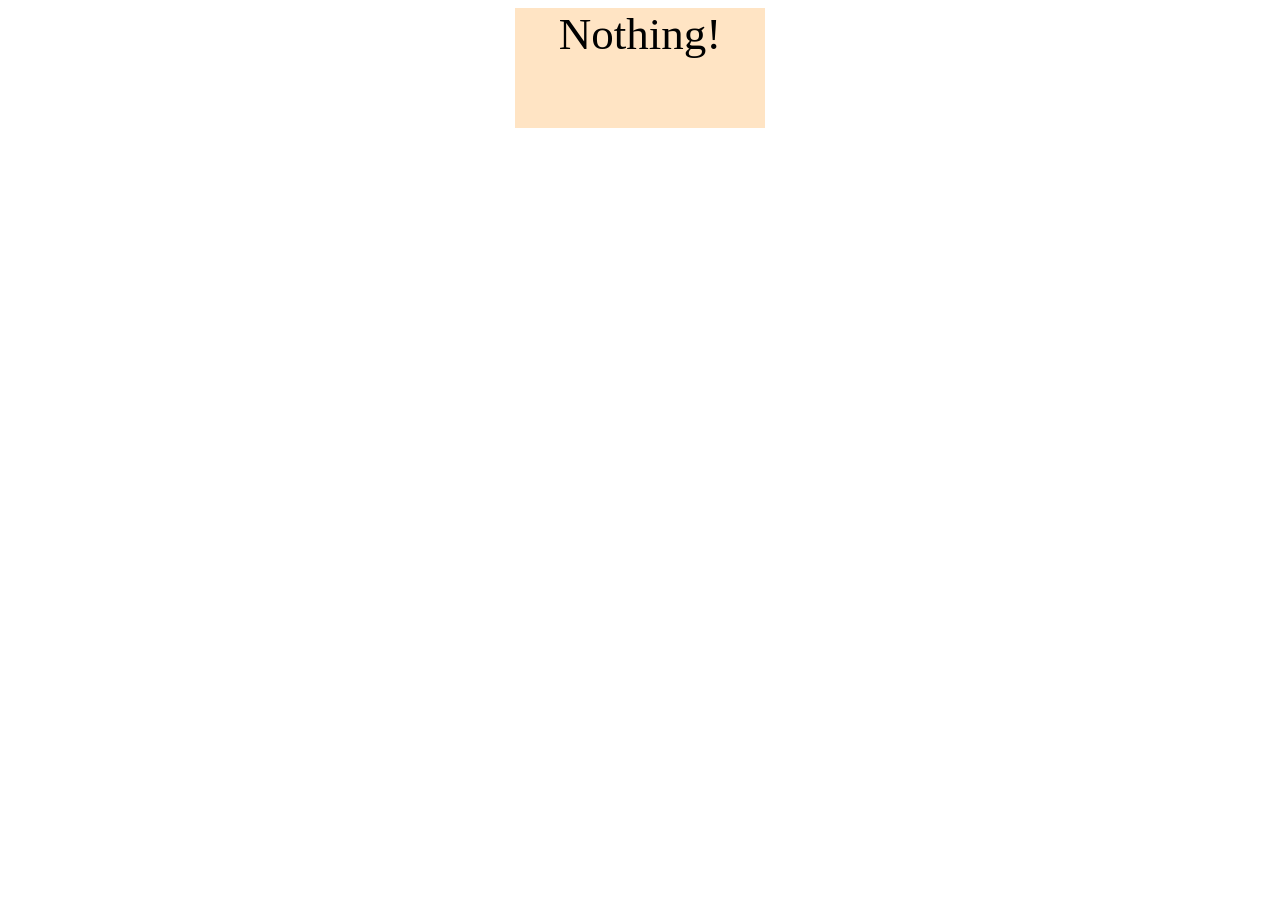
<file: index.html>
<!DOCTYPE html>
<html lang="en">
<head>
    <meta charset="UTF-8">
    <meta name="viewport" content="width=device-width, initial-scale=1.0">
    <link rel="stylesheet" href="style.css">
    <title>Document</title>
</head>
<body>
    <div class="box">
        <a class="text">Nothing!</a>
    </div>
</body>
</html>
</file>
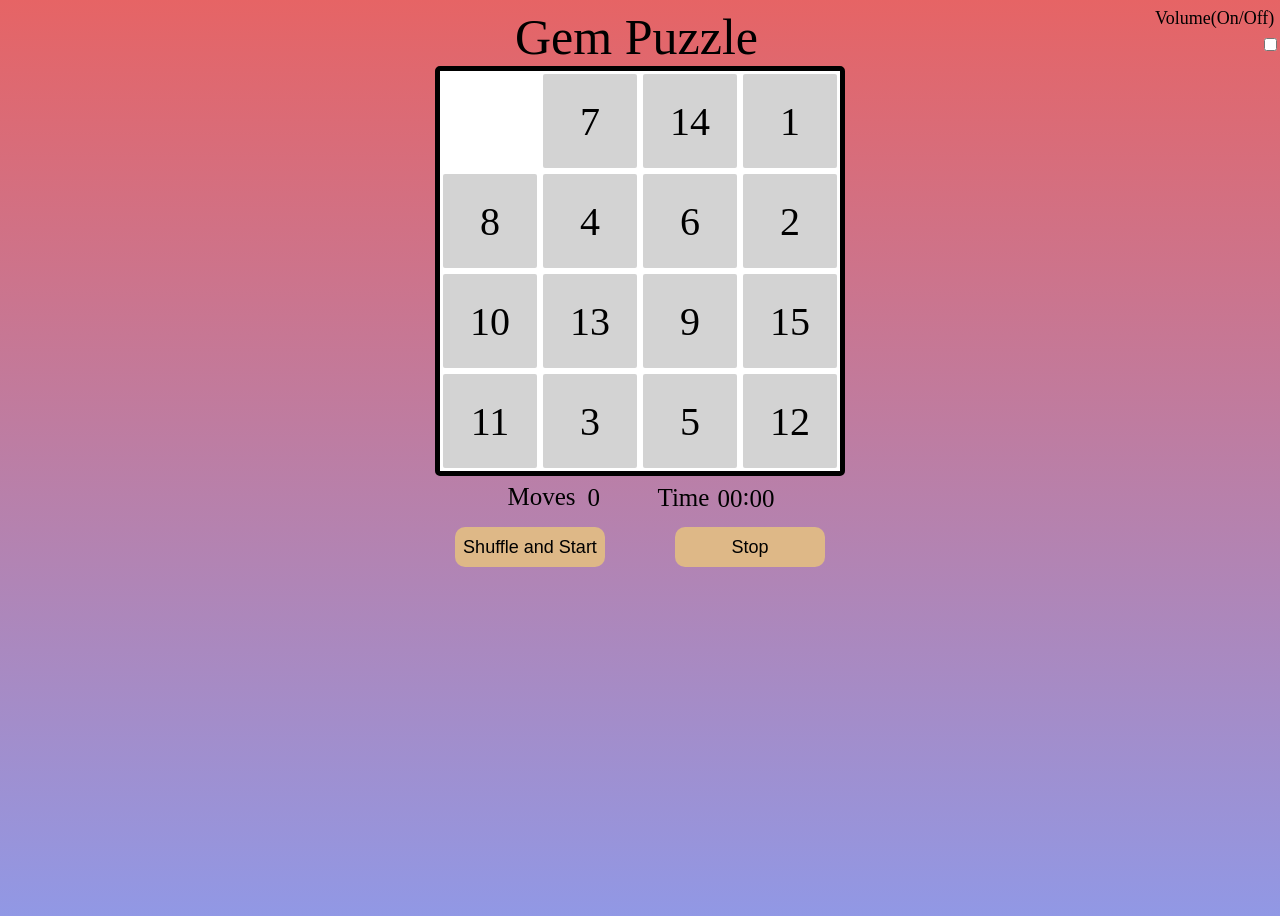
<file: codejam/index.html>
<!DOCTYPE html>
<html lang="en">
<head>
    <meta charset="UTF-8">
    <meta http-equiv="X-UA-Compatible" content="IE=edge">
    <meta name="viewport" content="width=device-width, initial-scale=1.0">
    <link rel="stylesheet" href="style.css">
    <title>Document</title>
</head>
<body>
    <script src="script.js"></script>
</body>
</html>
</file>
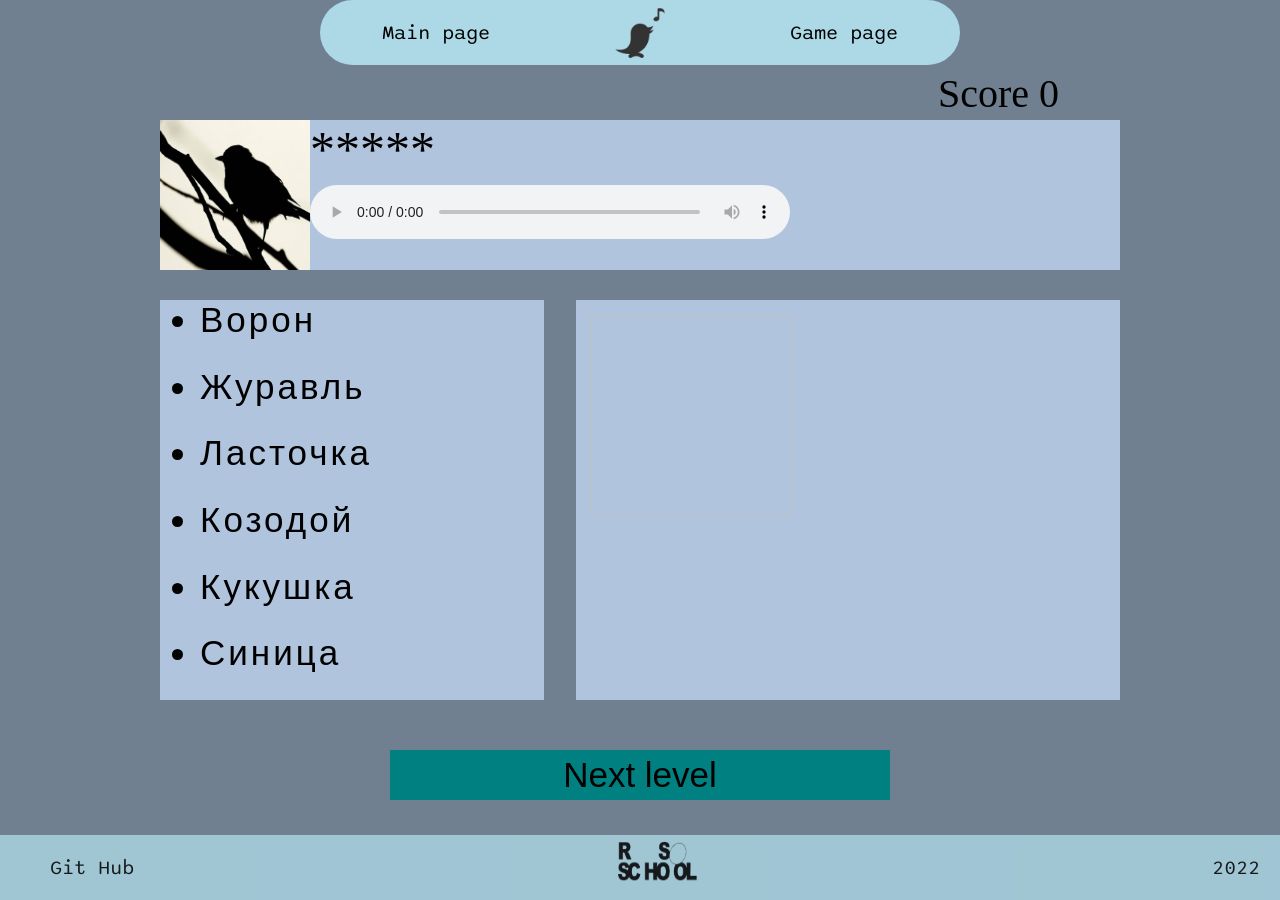
<file: Song-bird/Game-page/index.html>
<!DOCTYPE html>
<html lang="en">
<head>
    <meta charset="UTF-8">
    <meta http-equiv="X-UA-Compatible" content="IE=edge">
    <meta name="viewport" content="width=device-width, initial-scale=1.0">
    <link rel="preconnect" href="https://fonts.googleapis.com">
    <link rel="preconnect" href="https://fonts.gstatic.com" crossorigin>
    <link href="https://fonts.googleapis.com/css2?family=Roboto+Condensed&family=Sono:wght@700&display=swap" rel="stylesheet">
    <link href="style.css" rel="stylesheet">
    <title>Song-bird</title>
</head>
<body>
    <header class="header">
        <a class="Main_ref" href="../Main-page/index.html">Main page</a>
        <a class="Main_ref" href="../Main-page/index.html">
            <div class="Main_logo"></div>
        </a>
        <a class="Game_ref" href="../Game-page/index.html">Game page</a>
    </header>
    <main class="result">
        <p class="score_end"></p>
    </main>
    <main class="main-page">
        <div class="score">Score 0</div>
        <div class="quest_wrapper">
            <img class="quest_img">
            <p class="quest_name"></p>
            <audio class="quest_audio" controls=""></audio>
        </div>
        <div class="answer_wrapper">
            <ul class="answer_list"></ul>
        </div>
        <div class="info_wrapper">
            <img class="info_img" >
            <p class="info_name"></p>
            <p class="info_desc"></p>
            <audio class="info_audio" controls=""></audio>
        </div>
        <button class="submit_button">Next level</button>
    </main>
    <footer class="footer">
        <a class="Fotter_git" href="https://github.com/Zahuhrya">Git Hub</a>
        <a class="Fotter_rs" href="https://rs.school/js/">
            <img src="../assets/Rs_logo.png" class="rs_logo">
        </a>
        <p class="year">2022</p>
    </footer>

    <script src="../assets/birds.js"></script>
    <script src="script.js"></script>
</body>
</html>
</file>
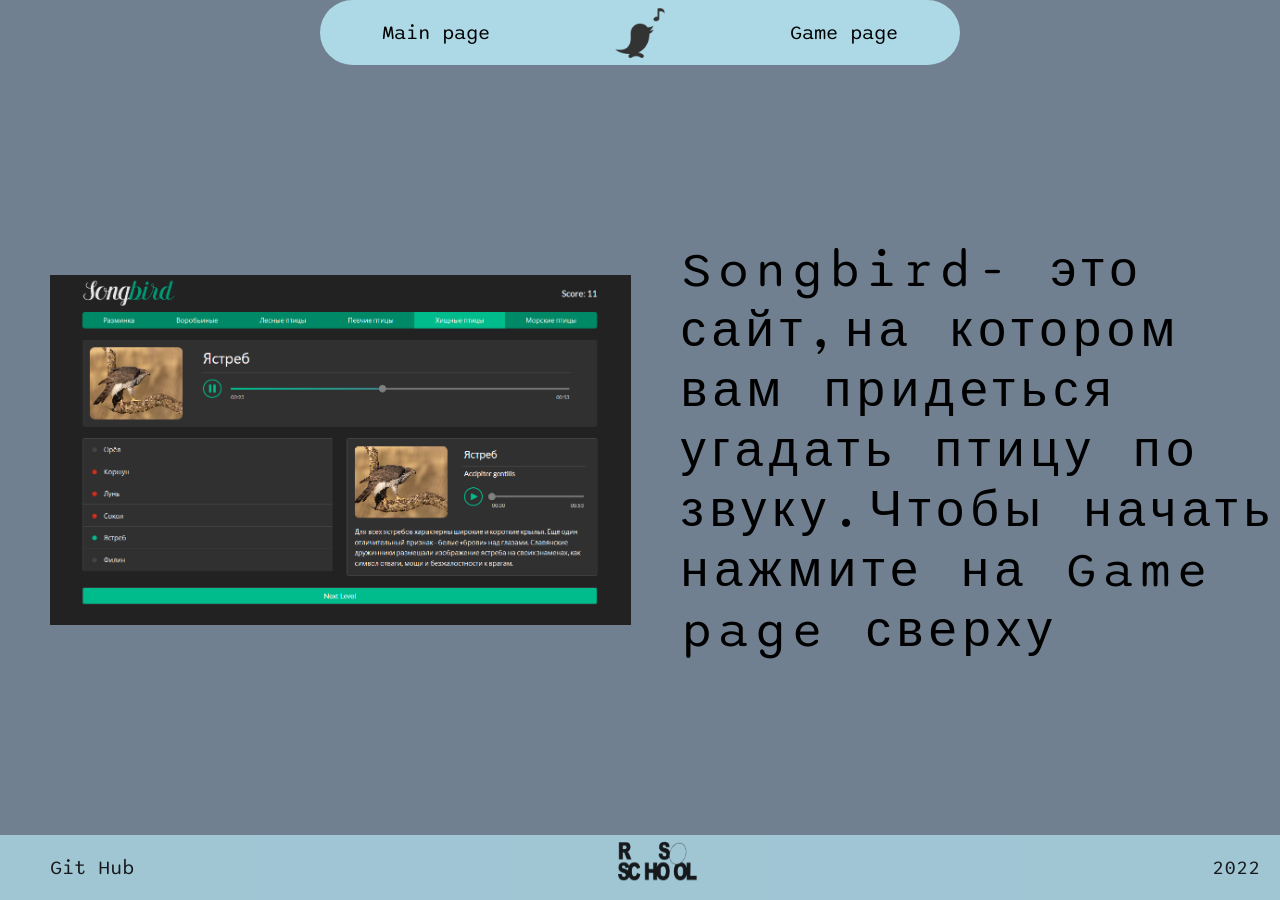
<file: Song-bird/Main-page/index.html>
<!DOCTYPE html>
<html lang="en">
<head>
    <meta charset="UTF-8">
    <meta http-equiv="X-UA-Compatible" content="IE=edge">
    <meta name="viewport" content="width=device-width, initial-scale=1.0">
    <link rel="preconnect" href="https://fonts.googleapis.com">
    <link rel="preconnect" href="https://fonts.gstatic.com" crossorigin>
    <link href="https://fonts.googleapis.com/css2?family=Roboto+Condensed&family=Sono:wght@700&display=swap" rel="stylesheet">
    <link href="style.css" rel="stylesheet">
    <script src="script.js"></script>
    <title>Song-bird</title>
</head>
<body>
    <header class="header">
        <a class="Main_ref" href="../Main-page/index.html">Main page</a>
        <a class="Main_ref" href="../Main-page/index.html">
            <div class="Main_logo"></div>
        </a>
        <a class="Game_ref" href="../Game-page/index.html">Game page</a>
    </header>
    <main class="main-page">
        <img class="main_img" src="../assets/screenshot_birds-quiz.png">
        <p class="main_desc">Songbird- это сайт,на котором вам придеться угадать птицу по звуку.Чтобы начать нажмите на Game page сверху</p>
    </main>
    <footer class="footer">
        <a class="Fotter_git" href="https://github.com/Zahuhrya">Git Hub</a>
        <a class="Fotter_rs" href="https://rs.school/js/">
            <img src="../assets/Rs_logo.png" class="rs_logo">
        </a>
        <p class="year">2022</p>
    </footer>
</body>
</html>
</file>
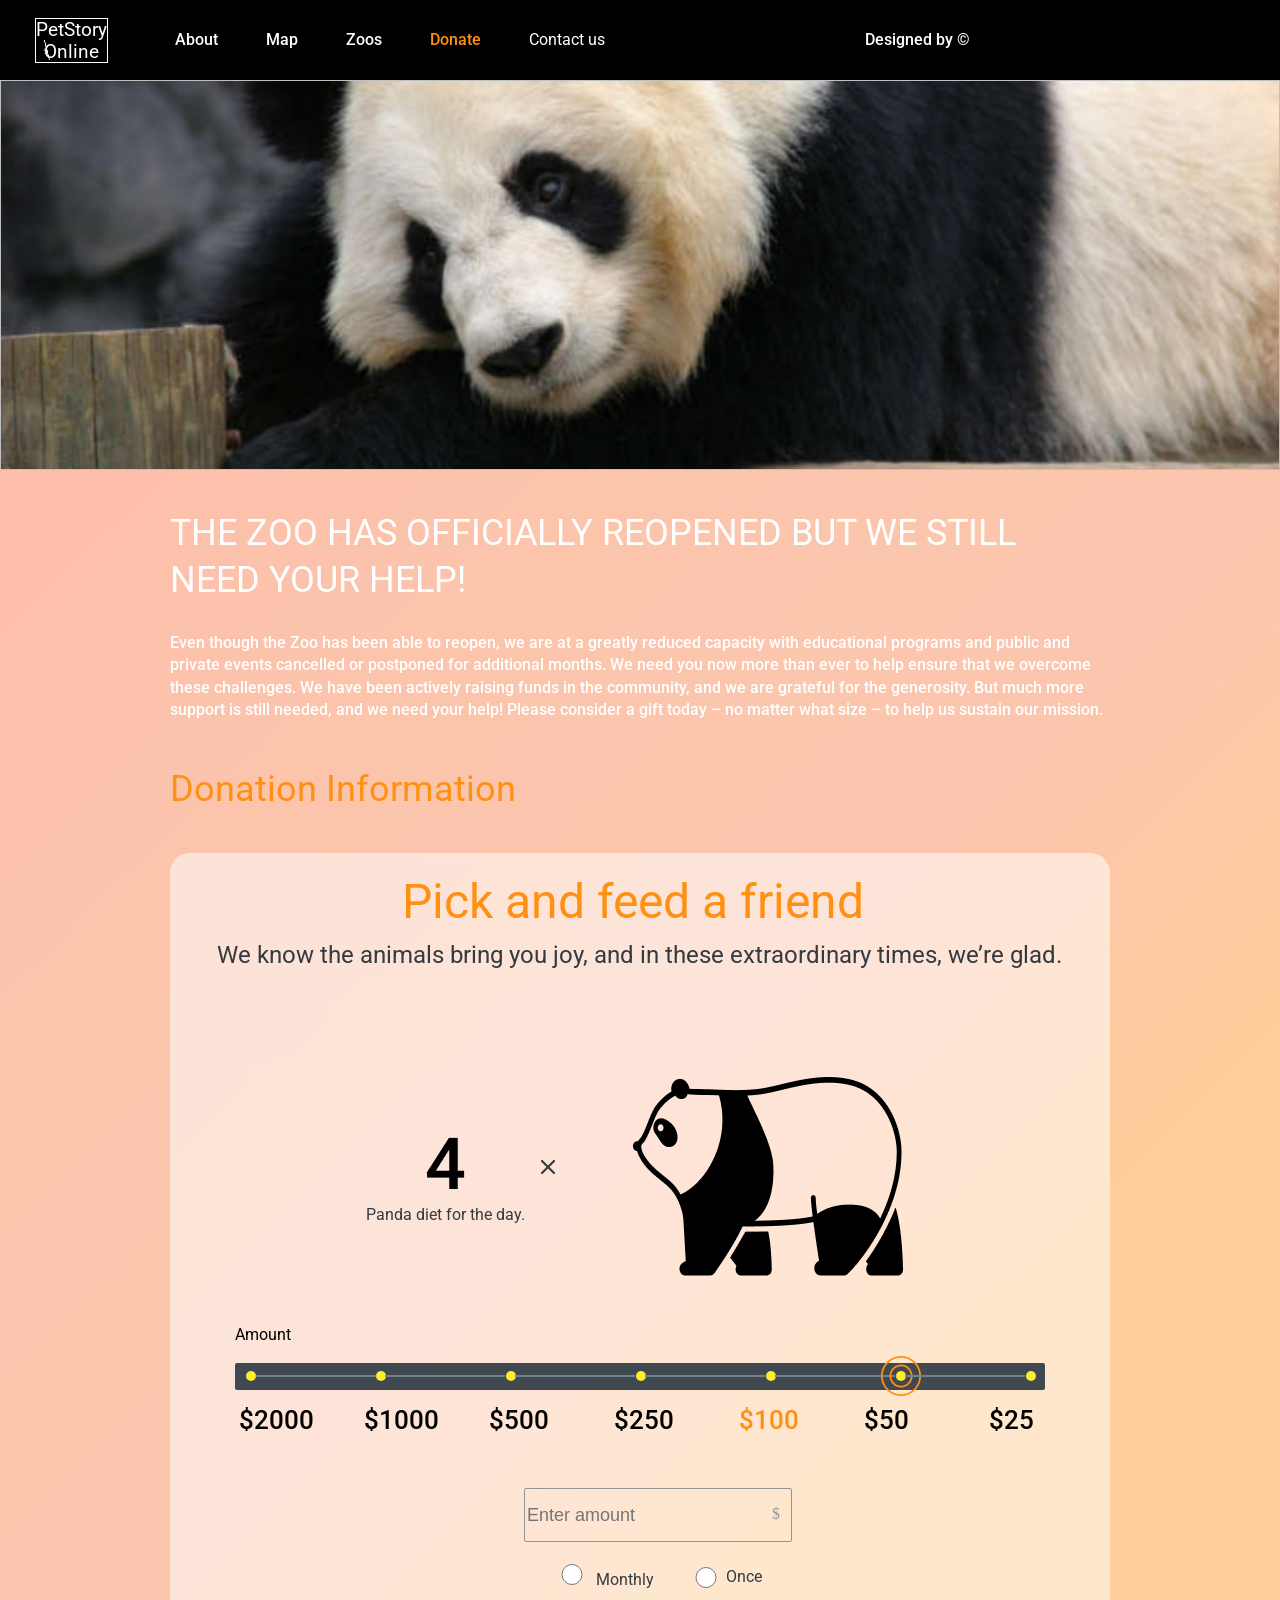
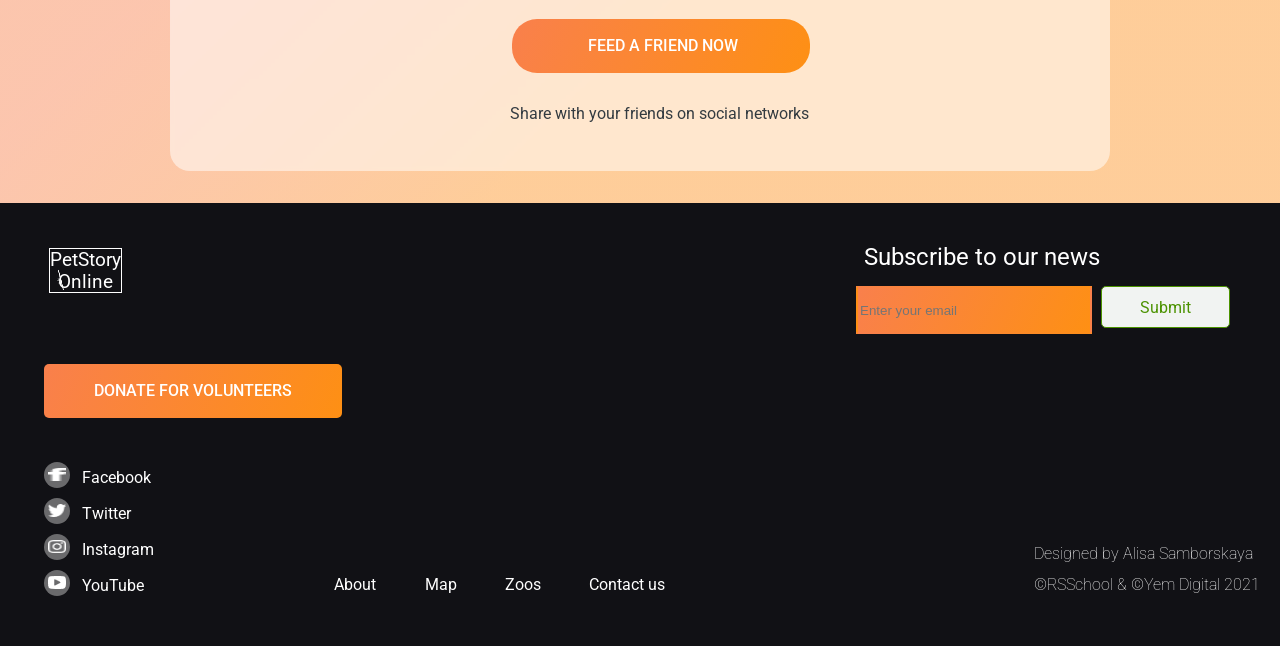
<file: online-zoo/pages/donate/index.html>
<!DOCTYPE html>
<html lang="en">
<head>
    <meta charset="UTF-8">
    <meta http-equiv="X-UA-Compatible" content="IE=edge">
    <meta name="viewport" content="width=device-width, initial-scale=1.0">
    <link rel="stylesheet" href="style.css" >
    <link rel="preconnect" href="https://fonts.googleapis.com">
    <link rel="preconnect" href="https://fonts.gstatic.com" crossorigin>
    <link href="https://fonts.googleapis.com/css2?family=Roboto:wght@100;400;500;700;900&display=swap" rel="stylesheet">
    <title>Donate</title>
</head>
<body>
    <img class="panda_bg">
    <div class="burger_wrapper">
        <div class="burger_header">
            <a href="file:///C:/Users/aolke/Desktop/rsschool-cv/online-zoo/pages/main/index.html" class="logo_burger">
                <h1 class="logo_text burger">PetStory Online</h1>
                <img src="../../assets/images/bamboo2.png" class="logo_img burger">
            </a>
            <a  class="burger_zoos margin_zero">Zoos</a>
            <a  class="burger_about margin_zero" href="https://zahuhrya.github.io/rsschool-cv/online-zoo/pages/main/">About</a>
            <a  class="burger_map margin_zero">Map</a>
            <a href="https://zahuhrya.github.io/rsschool-cv/online-zoo/pages/donate/index.html" class="burger_donate margin_zero">Donate</a>
            <a class="burger_contact margin_zero">Contact us</a>
            <a href="https://www.figma.com/file/jfEFwkXVj1WRq7sUHDr8os/PetStory-online" class="burger_design margin_zero">Designed by ©</a>
            <div class="burger_button_close"></div>
        </div>
        <div class="burger_close_zone"></div>
    </div>
    <header>
        <a href="file:///C:/Users/aolke/Desktop/rsschool-cv/online-zoo/pages/main/index.html" class="logo_header">
            <h1 class="logo_text">PetStory Online</h1>
            <img src="../../assets/images/bamboo2.png" class="logo_img">
        </a>
        <a  class="header_zoos margin_zero">Zoos</a>
        <a  class="header_about margin_zero" href="https://zahuhrya.github.io/rsschool-cv/online-zoo/pages/main/">About</a>
        <a  class="header_map margin_zero">Map</a>
        <a href="file:///C:/Users/aolke/Desktop/rsschool-cv/online-zoo/pages/donate/index.html" class="header_donate margin_zero">Donate</a>
        <a class="header_contact margin_zero">Contact us</a>
        <a href="https://www.figma.com/file/jfEFwkXVj1WRq7sUHDr8os/PetStory-online" class="header_design margin_zero">Designed by ©</a>
        <Div class="burger_button"></Div>
    </header>
    <div class="Donate_block">
        <h2 class="Donate_title">THE ZOO HAS OFFICIALLY REOPENED BUT WE STILL NEED YOUR HELP!</h2>
        <p class="Donate_info">Even though the Zoo has been able to reopen, we are at a greatly reduced capacity with educational programs and public and private events cancelled or postponed for additional months. We need you now more than ever to help ensure that we overcome these challenges. We have been actively raising funds in the community, and we are grateful for the generosity.  But much more support is still needed, and we need your help! Please consider a gift today – no matter what size – to help us sustain our mission.</p>
        <h3 class="Donate_title_two">Donation Information</h3>
        <div class="Donate_box">
            <div class="PaF_box">
                <h2 class="PaF_title">Pick and feed a friend</h2>
                <p class="PaF_info">We know the animals bring you joy, and in these extraordinary times, we’re glad.</p>
                <img class="PaF_img" src="../../assets/images/panda-widget.png">
                <img class="PaF_cross" src="../../assets/images/x_icon.png">
                <img class="PaF_day" src="../../assets/images/amount_of_days_donate.png">
                <p class="PaF_day_info">Panda diet for the day.</p>
                <p class="PaF_scrollbar_amount">Amount</p>
                <div class="Scrollbar_box">
                    <span class="circle" id="0">
                        <span class="circle_cursor">
                            <span class="circle_stroke"></span>
                        </span>
                    </span>
                    <span class="circle" id="1">
                        <span class="circle_cursor">
                            <span class="circle_stroke"></span>
                        </span>
                    </span>
                    <span class="circle" id="2">
                        <span class="circle_cursor">
                            <span class="circle_stroke"></span>
                        </span>
                    </span>
                    <span class="circle" id="3">
                        <span class="circle_cursor">
                            <span class="circle_stroke"></span>
                        </span>
                    </span>
                    <span class="circle" id="4">
                        <span class="circle_cursor">
                            <span class="circle_stroke"></span>
                        </span>
                    </span>
                    <span class="circle" id="5">
                        <span class="circle_cursor">
                            <span class="circle_stroke active_stroke"></span>
                        </span>
                    </span>
                    <span class="circle" id="6">
                        <span class="circle_cursor">
                            <span class="circle_stroke"></span>
                        </span>
                    </span>
                    <span class="circle" id="7">
                        <span class="circle_cursor">
                            <span class="circle_stroke"></span>
                        </span>
                    </span>
                </div>
                <div class="Price_box">
                    <span class="price" id="0">$5000</span>
                    <span class="price" id="1">$2000</span>
                    <span class="price" id="2">$1000</span>
                    <span class="price" id="3">$500</span>
                    <span class="price" id="4">$250</span>
                    <span class="price  active" id="5">$100</span>
                    <span class="price" id="6">$50</span>
                    <span class="price" id="7">$25</span>
                </div>
                <input type="text" placeholder="Enter amount" type="number" maxlength="4" class="PaF_input">
                <p class="PaF_input_symbol">$</p>
                <div class="PaF_radio_box-1">
                    <label for="radio_1">
                        <input id="radio_1" class="PaF_radio" type="radio">
                        Monthly
                    </label>
                </div>
                <div class="PaF_radio_box-2">
                    <input id="radio_2" class="PaF_radio" type="radio">
                    <label for="radio_2">Once</label>
                </div>
                <button class="PaF_button">
                    <p class="Feed_friend">Feed a friend now</p>
                </button>
                <p class="PaF_share">Share with your friends on social networks </p>
            </div>
        </div>
    </div>
    <footer>
        <div class="footer_bg"></div>
        <a href="file:///C:/Users/aolke/Desktop/rsschool-cv/online-zoo/pages/main/index.html" class="logo_footer">
            <h1 class="logo_text">PetStory Online</h1>
            <img src="../../assets/images/bamboo2.png" class="logo_img">
        </a>
        <a  class="margin_zero footer_about">About</a>
        <a  class="margin_zero footer_map">Map</a>
        <a  class="margin_zero footer_zoos">Zoos</a>
        <a class="margin_zero footer_contact">Contact us</a>
        <a href="file:///C:/Users/aolke/Desktop/rsschool-cv/online-zoo/pages/donate/index.html" class="button_footer">
            <p class="footer_button_text margin_zero">donate for volunteers</p>
        </a>
        <p class="subscribe margin_zero">Subscribe to our news</p>
        <input type="email" placeholder="Enter your email" class="input_footer">
        <button class="footer_button">
            <p class="button_footer_text_two margin_zero">Submit</p>
        </button>
        <p class="rsschool margin_zero">Designed by Alisa Samborskaya</p>
        <p class="rsschool2 margin_zero">©RSSchool & ©Yem Digital 2021</p>
        <a href="https://ru-ru.facebook.com" class="facebook">
            <div class="footer_elipse">
                <img src="../../assets/images/facebook.png" alt="" class="footer_img">
                <p class="footer_text margin_zero">Facebook</p>
            </div>
            
        </a>
        <a href="https://twitter.com/?lang=ru" class="twiter">
            <div class="footer_elipse">
                <img src="../../assets/images/twitter.png" alt="" class="footer_img">
                <p class="footer_text margin_zero">Twitter</p>
            </div>
        </a>
        <a href="https://www.instagram.com/?hl=ru" class="instagram">
            <div class="footer_elipse">
                <img src="../../assets/images/instagram.png" alt="" class="footer_img">
                <p class="footer_text margin_zero">Instagram</p>
            </div>
        </a>
        <a href="https://www.youtube.com" class="youtube">
            <div class="footer_elipse">
                <img src="../../assets/images/youtube.png" alt=""  class="footer_img">
                <p class="footer_text margin_zero">YouTube</p>
            </div>
        </a>
    </footer>
    <script src="script.js"></script>
</body>
</html>
</file>
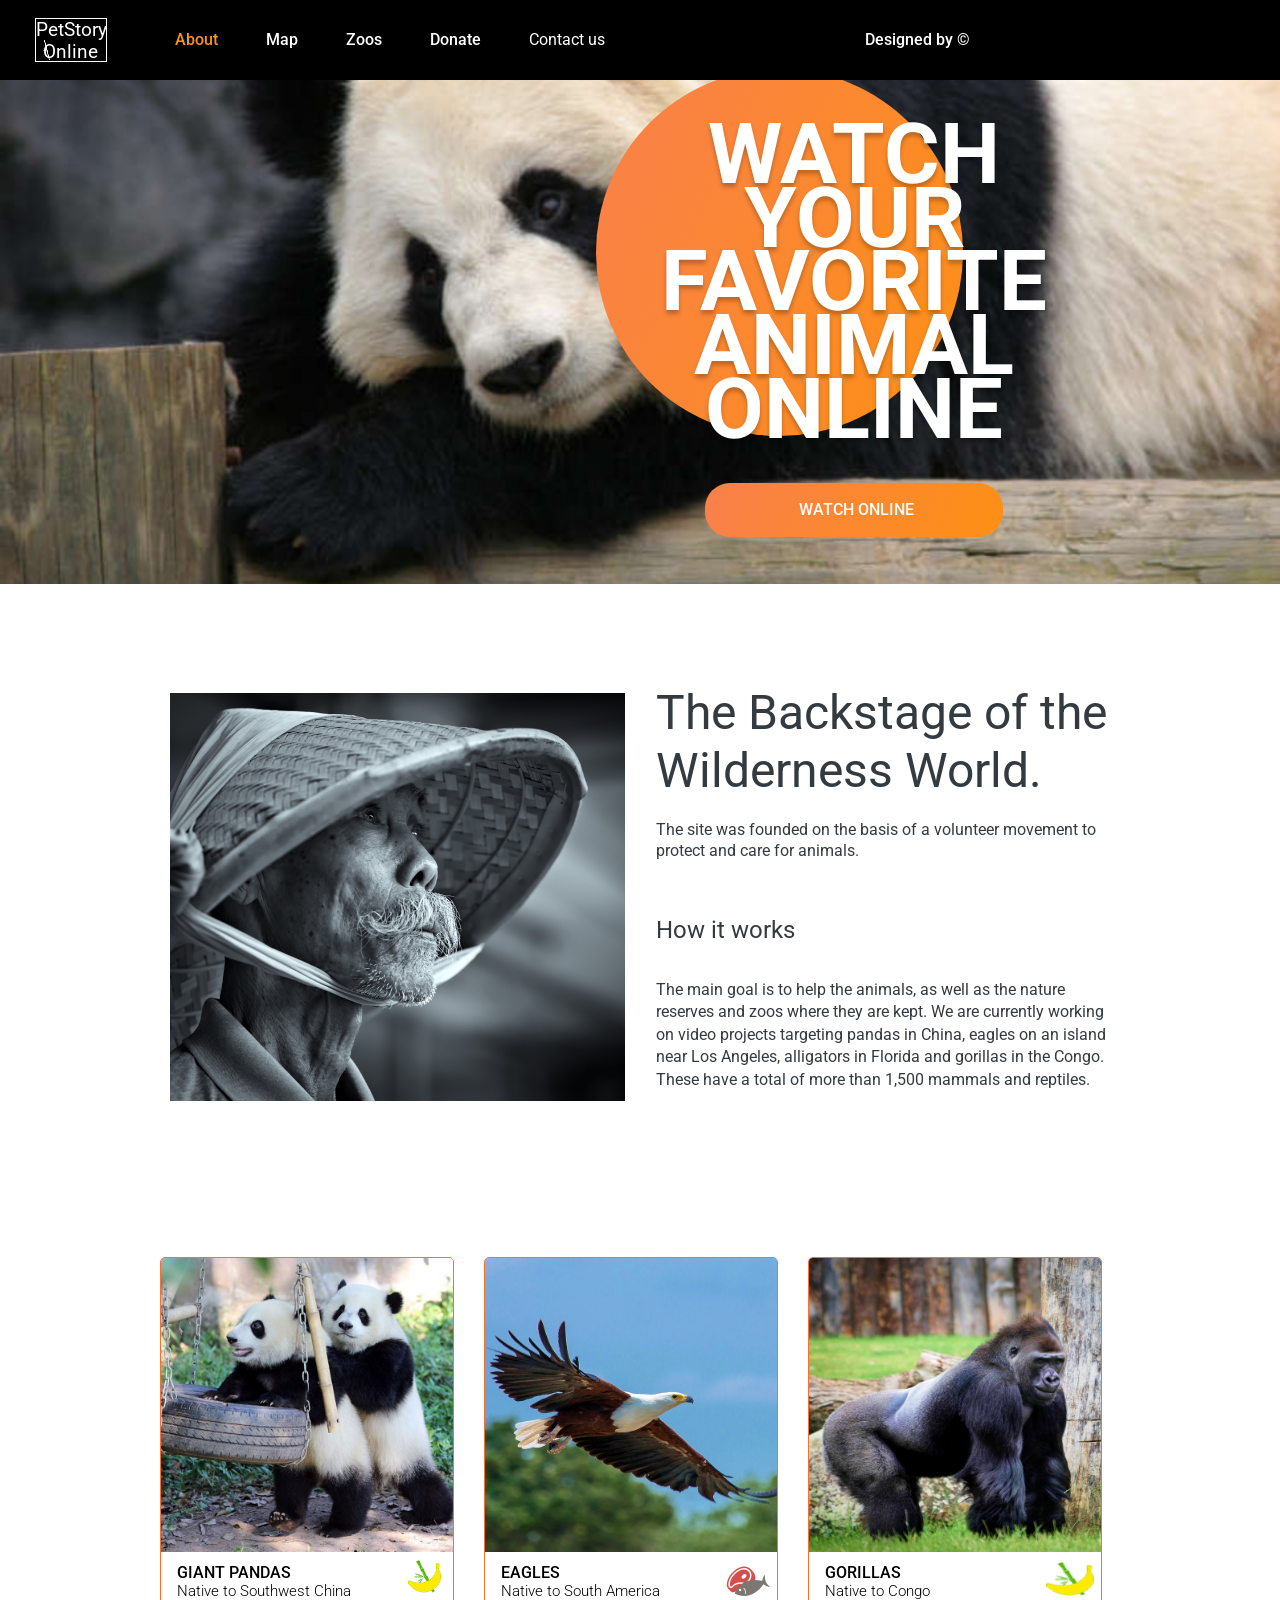
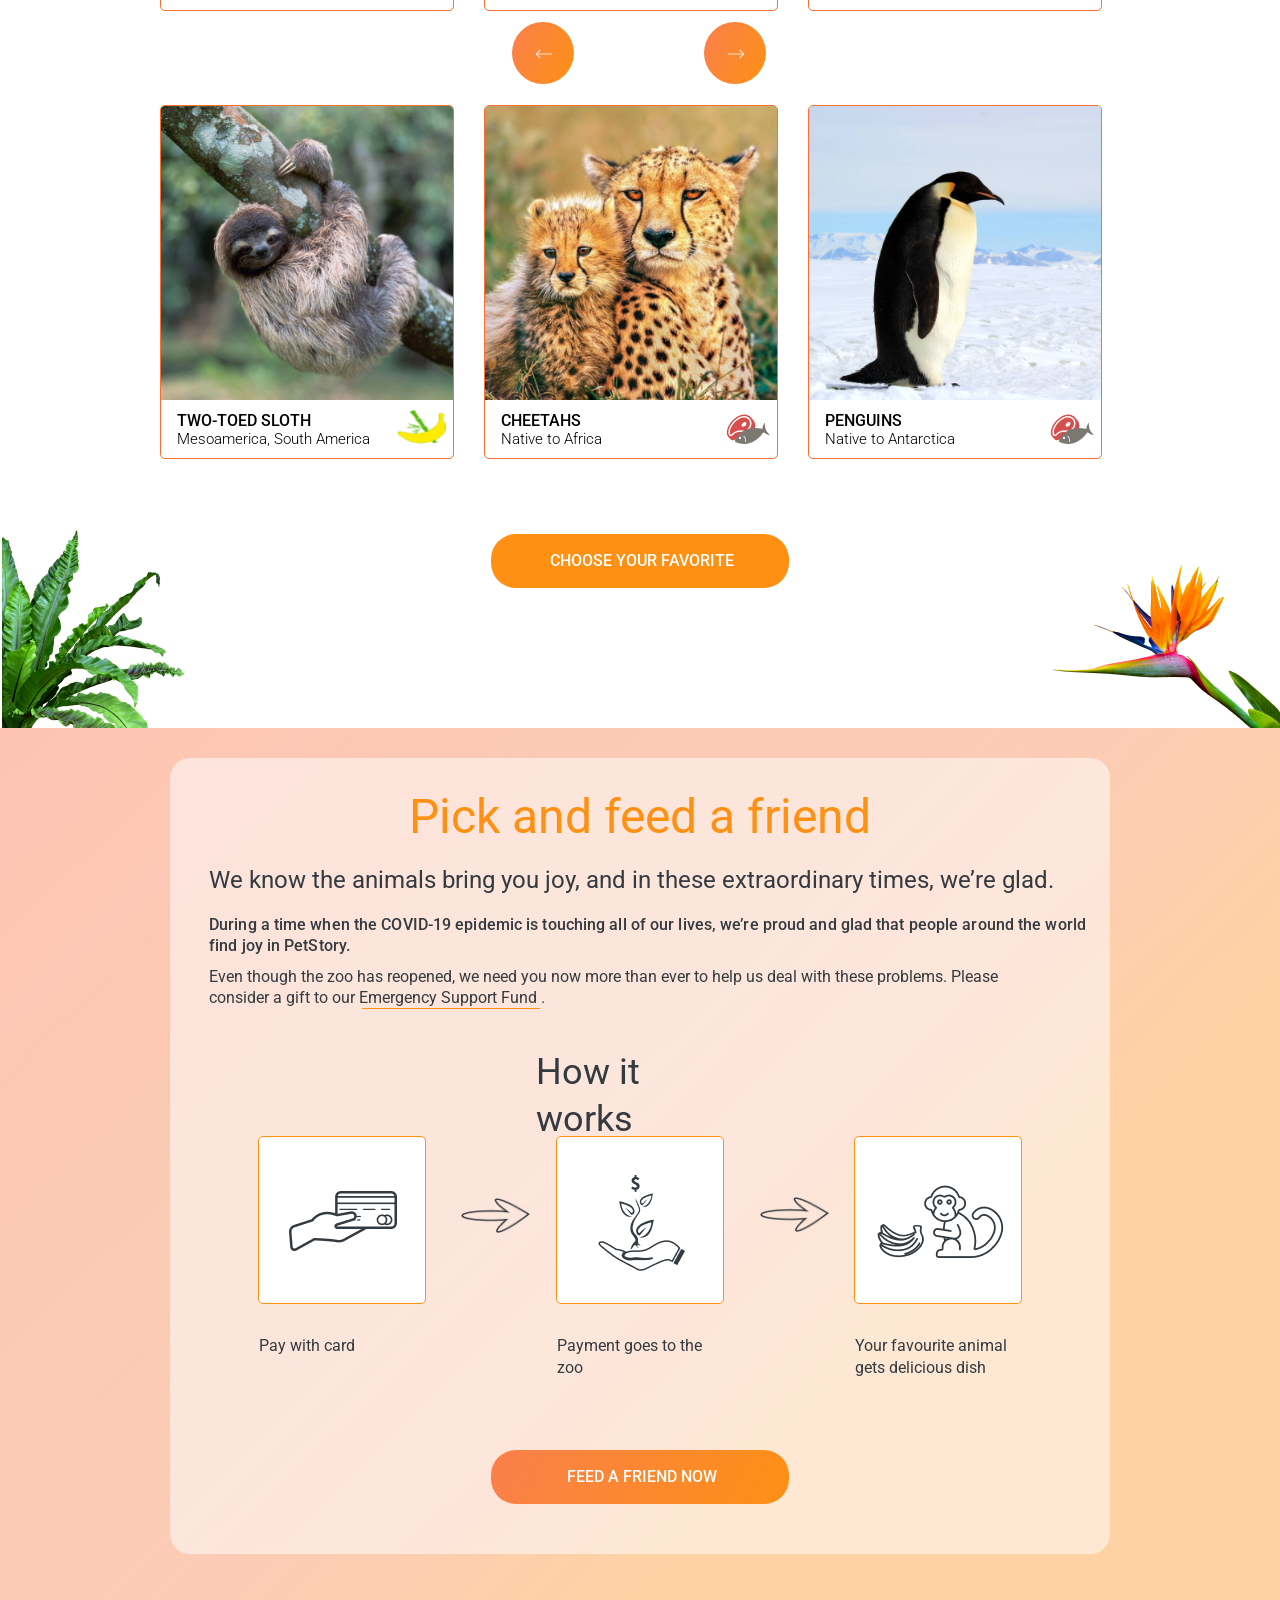
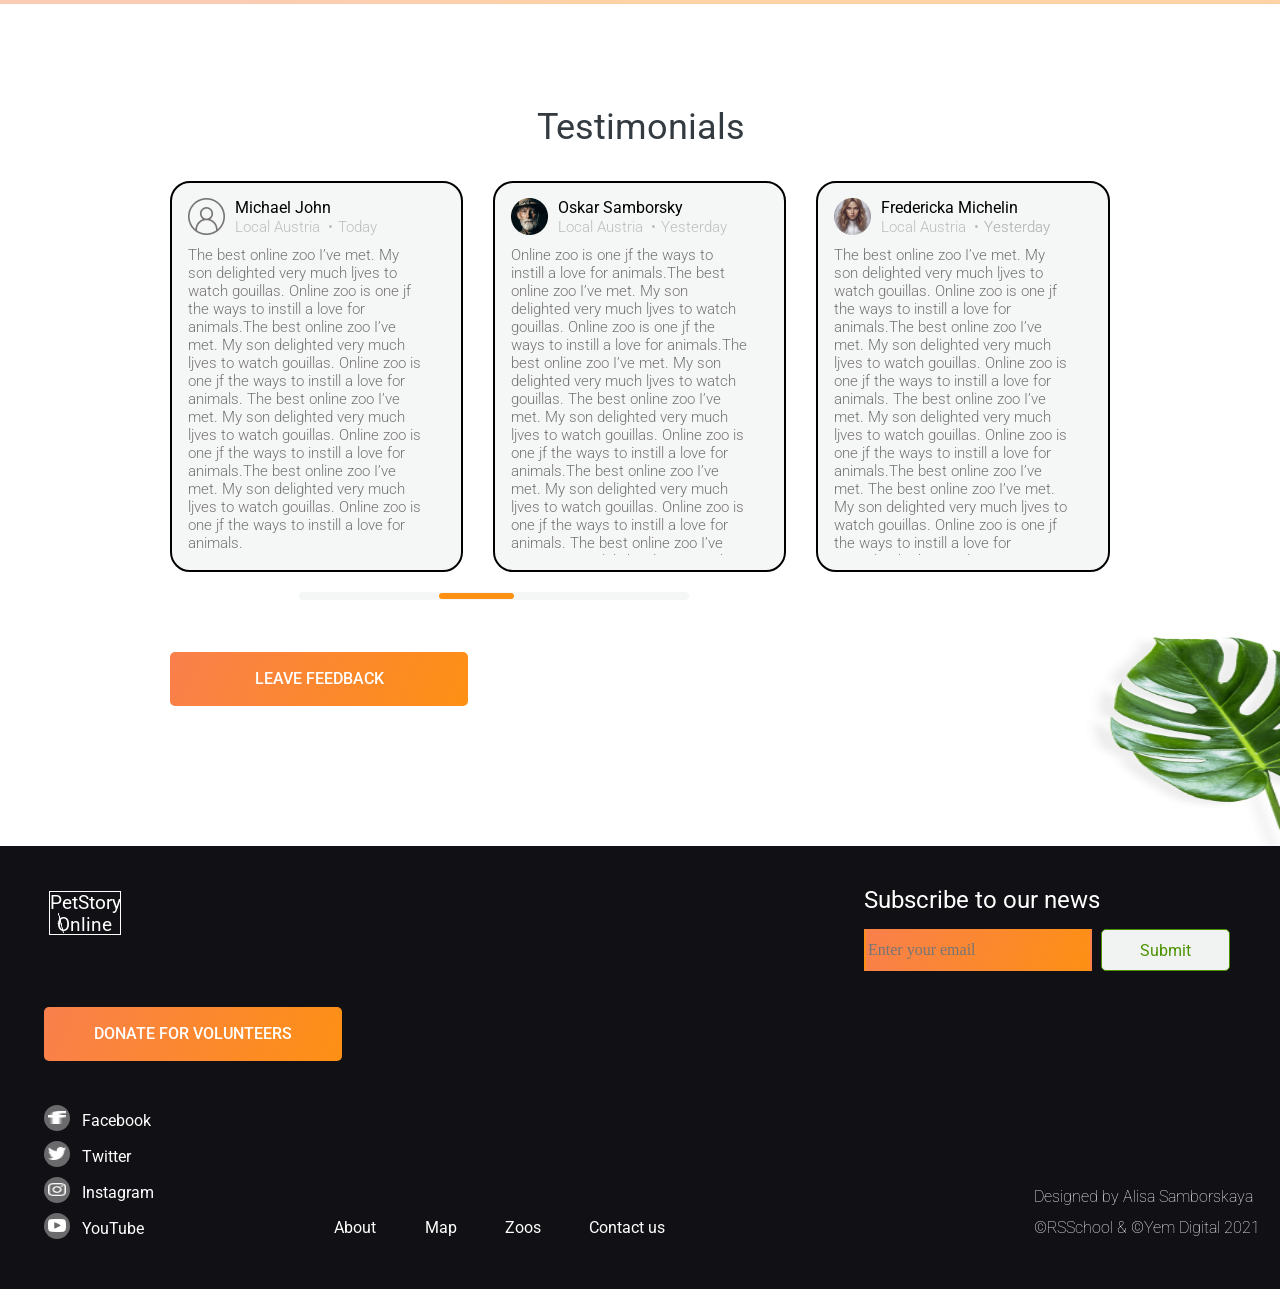
<file: online-zoo/pages/main/index.html>
<!DOCTYPE html>
<html lang="en">
<head>
    <meta charset="UTF-8">
    <meta http-equiv="X-UA-Compatible" content="IE=edge">
    <meta name="viewport" content="width=device-width, initial-scale=1.0">
    <title>Online-zoo</title>
    <link rel="stylesheet" href="style.css" >
    <link rel="stylesheet" href="normalize.css">
    <link rel="preconnect" href="https://fonts.googleapis.com">
    <link rel="preconnect" href="https://fonts.gstatic.com" crossorigin>
    <link href="https://fonts.googleapis.com/css2?family=Roboto:wght@100;400;500;700;900&display=swap" rel="stylesheet">
</head>
<body>
    <div class="burger_wrapper">
        <div class="burger_header">
            <a href="https://zahuhrya.github.io/rsschool-cv/online-zoo/pages/main/" class="logo_burger">
                <h1 class="logo_text burger">PetStory Online</h1>
                <img src="../../assets/images/bamboo2.png" class="logo_img burger">
            </a>
            <a  class="burger_zoos margin_zero">Zoos</a>
            <a  class="burger_about margin_zero">About</a>
            <a  class="burger_map margin_zero">Map</a>
            <a href="https://zahuhrya.github.io/rsschool-cv/online-zoo/pages/donate/index.html" class="burger_donate margin_zero">Donate</a>
            <a class="burger_contact margin_zero">Contact us</a>
            <a href="https://www.figma.com/file/jfEFwkXVj1WRq7sUHDr8os/PetStory-online" class="burger_design margin_zero">Designed by ©</a>
            <div class="burger_button_close"></div>
        </div>
        <div class="burger_close_zone"></div>
    </div>
    <section class="section_one">
        <div class="giant_panda_img"></div>
        <div class="ellipse"></div>
        <header>
            <a href="https://zahuhrya.github.io/rsschool-cv/online-zoo/pages/main/" class="logo_header">
                <h1 class="logo_text">PetStory Online</h1>
                <img src="../../assets/images/bamboo2.png" class="logo_img">
            </a>
            <a  class="header_zoos margin_zero">Zoos</a>
            <a  class="header_about margin_zero">About</a>
            <a  class="header_map margin_zero">Map</a>
            <a href="https://Zahuhrya.github.io/rsschool-cv/online-zoo/pages/donate/index.html" class="header_donate margin_zero">Donate</a>
            <a class="header_contact margin_zero">Contact us</a>
            <a href="https://www.figma.com/file/jfEFwkXVj1WRq7sUHDr8os/PetStory-online" class="header_design margin_zero">Designed by ©</a>
            <Div class="burger_button"></Div>
        </header>
        <p class="text_ellipse margin_zero">Watch your favorite animal online</p>
        <button class="header_button">
            <p class="button_text margin_zero">Watch online</p>
        </button>
    </section>
    <section class="section_second">
        <div class="bamboo_hat"></div>
        <h2 class="second_text margin_zero">The Backstage of the Wilderness World.</h2>
        <div class="second_text2 margin_zero">The site was founded on the basis of a volunteer movement to protect and care for animals.</div>
        <div class="second_text3 margin_zero">How it works </div>
        <div class="second_text4 margin_zero">The main goal is to help the animals, as well as the nature reserves and zoos where they are kept. We are currently working on video projects targeting pandas in China, eagles on an island near Los Angeles, alligators in Florida and gorillas in the Congo. These have a total of more than 1,500 mammals and reptiles.</div>
    </section>
    <div class="second_img"></div>
    <section class="section_third">
        <div class="section_card margin_left_zero margin_bottom">
            <div class="Animal_box">
                <img src="../../assets/images/Pandas.png" class="Cards_icon"> 
                <div class="Animal_hover_box">
                    <p class="Hover_title">giant Pandas</p>
                    <p class="Hover_nav">Native to Southwest China</p>
                </div>
            </div>
            <img src="../../assets/images/banana-bamboo_icon.png" class="banana_bamboo_icon">
            <p class="Cards_text margin_zero">giant Pandas</p>
            <p class="Cards_geo margin_zero">Native to Southwest China</p>
        </div>
        <div class="section_card margin_bottom">
            <div class="Animal_box">
                <img src="../../assets/images/Eagle.png" class="Cards_icon">
                <div class="Animal_hover_box">
                    <p class="Hover_title">Eagles</p>
                    <p class="Hover_nav">Native to South America</p>
                </div>
            </div>
            <img src="../../assets/images/meet-fish_icon.png" class="meat_fish_icon">
            <p class="Cards_text margin_zero">Eagles</p>
            <p class="Cards_geo margin_zero">Native to South America</p>
        </div>
        <div class="section_card margin_bottom">
            <div class="Animal_box"> 
                <img src="../../assets/images/Gorilla.png" class="Cards_icon">
                <div class="Animal_hover_box">
                    <p class="Hover_title">Gorillas</p>
                    <p class="Hover_nav">Native to Congo</p>
                </div>
            </div>
            <img src="../../assets/images/banana-bamboo_icon.png" class="meat_fish_icon">
            <p class="Cards_text margin_zero">Gorillas</p>
            <p class="Cards_geo margin_zero">Native to Congo</p>
        </div>
        <div class="section_card margin_left_zero">
            <div class="Animal_box">
                <img src="../../assets/images/Sloth.png" class="Cards_icon">
                <div class="Animal_hover_box">
                    <p class="Hover_title">Two-toed Sloth</p>
                    <p class="Hover_nav">Mesoamerica, South America</p>
                </div>
            </div>
            <img src="../../assets/images/banana-bamboo_icon.png" class="meat_fish_icon">
            <p class="Cards_text margin_zero">Two-toed Sloth</p>
            <p class="Cards_geo margin_zero">Mesoamerica, South America</p>
        </div>
        <div class="section_card">
            <div class="Animal_box">
                <img src="../../assets/images/Cheetahs.png" class="Cards_icon">
                <div class="Animal_hover_box">
                    <p class="Hover_title">cheetahs</p>
                    <p class="Hover_nav">Native to Africa</p>
                </div> 
            </div>
            <img src="../../assets/images/meet-fish_icon.png" class="meat_fish_icon">
            <p class="Cards_text margin_zero">cheetahs</p>
            <p class="Cards_geo margin_zero">Native to Africa</p>
        </div>
        <div class="section_card">
            <div class="Animal_box">
                <img src="../../assets/images/Penguins.png" class="Cards_icon">
                <div class="Animal_hover_box">
                    <p class="Hover_title">Penguins</p>
                    <p class="Hover_nav">Native to Antarctica</p>
                </div>
            </div>
            <img src="../../assets/images/meet-fish_icon.png" class="meat_fish_icon">
            <p class="Cards_text margin_zero">Penguins</p>
            <p class="Cards_geo margin_zero">Native to Antarctica</p>
        </div>
    </section>
    <div class="nav_choose_right">
        <div class="nav_elipse_right"></div>
        <img src="../../assets/images/arrow_right.png" class="nav_image">
    </div>
    <div class="nav_choose_left">
        <div class="nav_elipse_left"></div>
        <img src="../../assets/images/arrow_left.png" class="nav_image">
    </div>
    <div  class="strelitzia"></div>
    <div class="palm"></div>
    <button class="Choose_your_favorite">
        <p class="favorite_text margin_zero">choose your favorite</p>
    </button>
    <section class="section_fourth">
        <div class="section_bg"></div>
        <div class="Pick_and_feed_block">
            
        </div>
        <p class="Block_name margin_zero">Pick and feed a friend</p>
        <p class="Block_text_one margin_zero">We know the animals bring you joy, and in these extraordinary times, we’re glad.</p>
        <p class="Block_text_two margin_zero">During a time when the COVID-19 epidemic is touching all of our lives, we’re proud and glad that people around the world find joy in PetStory.</p>
        <p class="Block_text_third margin_zero">Even though the zoo has reopened, we need you now more than ever to help us deal with these problems. Please consider a gift to our Emergency Support Fund . </p>
        <div class="Block_underline"></div>
        <p class="Block_How">How it works</p>
        <div class="Widget_one">
            <div class="Widget_block">
                <img src="../../assets/images/pay.png" class="Widget_img_one">
                <p class="Widget_text">Pay with card</p>
            </div>
        </div>
        <div class="Widget_two">
            <div class="Widget_block">
                <img src="../../assets/images/zoo.png" class="Widget_img_two">
                <p class="Widget_text">Payment goes to the zoo</p>
            </div>
        </div>
        <div class="Widget_three">
            <div class="Widget_block">
                <img src="../../assets/images/monkey.png" class="Widget_img_three">
                <p class="Widget_text">Your favourite animal gets delicious dish</p>
            </div>
            
        </div>
        <img src="../../assets/images/Arrow_Widget.png" class="Block_arrow_first">
        <img src="../../assets/images/Arrow_Widget.png" class="Block_arrow_second">
        <a href="https://Zahuhrya.github.io/rsschool-cv/online-zoo/pages/donate/index.html" class="Block_button">
            <p class="Button_block_text margin_zero">Feed a friend now</p>
        </a>
    </section>
    <section class="section_fifth">
        <div class="line_scroll"></div>
        <div class="line_scroll_active"></div>
        <button class="Button_feedback">
            <p class="feedback_text margin_zero">leave feedback</p>
        </button>
        <p class="Testimonials_name margin_zero">Testimonials</p>
        <div class="Testimonials_first">
            <img src="../../assets/images/user_icon.png" alt="" class="user_icon">
            <p class="user_name_first margin_zero">Michael John</p>
            <p class="user_date margin_zero">Today</p>
            <p class="user_point margin_zero">•</p>
            <p class="user_position margin_zero">Local Austria</p>
            <div class="user_text_box">
                <p class="user_text margin_zero">The best online zoo I’ve met. My son delighted very much ljves to watch gouillas. Online zoo is one jf the ways to instill a love for animals.The best online zoo I’ve met. My son delighted very much ljves to watch gouillas. Online zoo is one jf the ways to instill a love for animals.
                    The best online zoo I’ve met. My son delighted very much ljves to watch gouillas. Online zoo is one jf the ways to instill a love for animals.The best online zoo I’ve met. My son delighted very much ljves to watch gouillas. Online zoo is one jf the ways to instill a love for animals.
                    </p>
            </div>
        </div>
        <div class="Testimonials_second">
            <img src="../../assets/images/user_icon2.png" alt="" class="user_icon">
            <p class="user_name_second margin_zero">Oskar Samborsky</p>
            <p class="user_date first margin_zero">Yesterday</p>
            <p class="user_point margin_zero">•</p>
            <p class="user_position margin_zero">Local Austria</p>
            <div class="user_text_box">
                <p class="user_text margin_zero">Online zoo is one jf the ways to instill a love for animals.The best online zoo I’ve met. My son delighted very much ljves to watch gouillas. Online zoo is one jf the ways to instill a love for animals.The best online zoo I’ve met. My son delighted very much ljves to watch gouillas. 
                    The best online zoo I’ve met. My son delighted very much ljves to watch gouillas. Online zoo is one jf the ways to instill a love for animals.The best online zoo I’ve met. My son delighted very much ljves to watch gouillas. Online zoo is one jf the ways to instill a love for animals.
                    
                    The best online zoo I’ve met. My son delighted very much ljves to watch gouillas. Online zoo is one jf the ways to instill a love for animals.The best online zoo I’ve met. My son delighted very much ljves to watch gouillas. Online zoo is one jf the ways to instill a love for animals.
                    </p>
            </div>
        </div>
        <div class="Testimonials_third">
            <img src="../../assets/images/user_icon3.png" alt="" class="user_icon">
            <p class="user_name_third margin_zero">Fredericka Michelin</p>
            <p class="user_date first margin_zero">Yesterday</p>
            <p class="user_date first margin_zero">Yesterday</p>
            <p class="user_point margin_zero">•</p>
            <p class="user_position margin_zero">Local Austria</p>
            <div class="user_text_box">
                <p class="user_text margin_zero">The best online zoo I’ve met. My son delighted very much ljves to watch gouillas. Online zoo is one jf the ways to instill a love for animals.The best online zoo I’ve met. My son delighted very much ljves to watch gouillas. Online zoo is one jf the ways to instill a love for animals.
                    The best online zoo I’ve met. My son delighted very much ljves to watch gouillas. Online zoo is one jf the ways to instill a love for animals.The best online zoo I’ve met.
                    The best online zoo I’ve met. My son delighted very much ljves to watch gouillas. Online zoo is one jf the ways to instill a love for animals.The best online zoo I’ve met. My son delighted very much ljves to watch gouillas. Online zoo is one jf the ways to instill a love for animals.
                    </p>
            </div>
        </div>
        <div class="Testimonials_fourth">
            <img src="../../assets/images/user_icon4.png" alt="" class="user_icon">
            <p class="user_name_fourth margin_zero">Mila Riksha</p>
            <p class="user_date first margin_zero">Yesterday</p>
            <p class="user_point margin_zero">•</p>
            <p class="user_position margin_zero">Local Austria</p>
            <div class="user_text_box">
                <p class="user_text margin_zero">My son delighted very much ljves to watch gouillas. Online zoo is one jf the ways to instill a love for animals.The best online zoo I’ve met. My son delighted very much ljves to watch gouillas. Online zoo is one jf the ways to instill a love for animals.The best online zoo I’ve met. My son delighted very much ljves to watch gouillas. Online zoo is one jf the ways to instill a love for animals.The best online zoo I’ve met. My son delighted very much ljves to watch gouillas.
                    The best online zoo I’ve met. My son delighted very much ljves to watch gouillas. Online zoo is one jf the ways to instill a love for animals.The best online zoo I’ve met. My son delighted very much ljves to watch gouillas. Online zoo is one jf the ways to instill a love for animals.
                    </p>
            </div>
        </div>
    </section>
    <img src="../../assets/images/leav_foto.png" alt="" class="leav_img">
    <footer>
        <div class="footer_bg"></div>
        <a href="https://Zahuhrya.github.io/rsschool-cv/online-zoo/pages/main/index.html" class="logo_footer">
            <h1 class="logo_text">PetStory Online</h1>
            <img src="../../assets/images/bamboo2.png" class="logo_img">
        </a>
        <a  class="margin_zero footer_about">About</a>
        <a  class="margin_zero footer_map">Map</a>
        <a  class="margin_zero footer_zoos">Zoos</a>
        <a class="margin_zero footer_contact">Contact us</a>
        <a href="https://Zahuhrya.github.io/rsschool-cv/online-zoo/pages/donate/index.html" class="button_footer">
            <p class="footer_button_text margin_zero">donate for volunteers</p>
        </a>
        <p class="subscribe margin_zero">Subscribe to our news</p>
        <input type="email" placeholder="Enter your email" class="input_footer">
        <button class="footer_button">
            <p class="button_footer_text_two margin_zero">Submit</p>
        </button>
        <p class="rsschool margin_zero">Designed by Alisa Samborskaya</p>
        <p class="rsschool2 margin_zero">©RSSchool & ©Yem Digital 2021</p>
        <a href="https://ru-ru.facebook.com" class="facebook">
            <div class="footer_elipse">
                <img src="../../assets/images/facebook.png" alt="" class="footer_img">
                <p class="footer_text margin_zero">Facebook</p>
            </div>
            
        </a>
        <a href="https://twitter.com/?lang=ru" class="twiter">
            <div class="footer_elipse">
                <img src="../../assets/images/twitter.png" alt="" class="footer_img">
                <p class="footer_text margin_zero">Twitter</p>
            </div>
        </a>
        <a href="https://www.instagram.com/?hl=ru" class="instagram">
            <div class="footer_elipse">
                <img src="../../assets/images/instagram.png" alt="" class="footer_img">
                <p class="footer_text margin_zero">Instagram</p>
            </div>
        </a>
        <a href="https://www.youtube.com" class="youtube">
            <div class="footer_elipse">
                <img src="../../assets/images/youtube.png" alt=""  class="footer_img">
                <p class="footer_text margin_zero">YouTube</p>
            </div>
        </a>
    </footer>
    <script src="script.js"></script>
</body>
</html>
</file>
<file: style.css>
body{
    display: flex;
    justify-content: center;
    align-items: center;
}

.box{
    background-color: bisque;
    width: 250px;
    height: 120px;
    text-align: center;
}

.text{
    color:black;
    font-size: 45px;
}
</file>
<file: codejam/style.css>
body{
    background: linear-gradient(#e66465, #9198e5);
    height: 100vh;
    background-repeat: no-repeat;
    background-size: cover;
}
.field{
    margin:0 auto;
    position: relative;
    width: 400px;
    height: 400px;
    border: 5px solid black;
    border-radius: 5px;
    background-color: white;
}
.cell{
    position: absolute;
    display: flex;
    justify-content: center;
    align-items: center;
    width: 100px;
    height: 100px;
    border: 3px solid white;
    background-color: lightgray;
    border-radius: 5px;
    font-size: 40px;
    box-sizing: border-box;
    transition: all 0.3s;
}

.second{
    position: relative;
    width: 25px;
    top: -124px;
    left: 122px;
    margin: 0 auto;
    font-size: 25px;
}
.dot{
    position: relative;
    width: 25px;
    margin: 0 auto;
    left: 115px;
    top: -98px;
    font-size: 25px;
}
.minute{
    position: relative;
    width: 25px;
    top: -68px;
    margin: 0 auto;
    left: 90px;
    font-size: 25px;
}

.Timer{
    position: relative;
    width: 25px;
    margin: 0 auto;
    top: -20px;
    left: 30px;
    font-size: 25px;
}

.play{
    position: relative;
    display: block;
    margin: 0 auto;
    width: 150px;
    height: 40px;
    background-color: burlywood;
    border: 0px;
    border-radius: 10px;
    top: -110px;
    left: -110px;
    font-size: large;
}

.stop{
    position: relative;
    display: block;
    width: 150px;
    height: 40px;
    background-color: burlywood;
    border: 0px;
    border-radius: 10px;
    top: -150px;
    margin: 0 auto;
    left: 110px;
    font-size: large;
}

.play:hover{
    background-color: blanchedalmond;
    border: 2px solid green;
}

.stop:hover{
    background-color: blanchedalmond;
    border: 2px solid green;
}

.play:active{
    background-color: lime;
}

.stop:active{
    background-color: lime;
}
.Moves{
    position: relative;
    width: 25px;
    height: 21px;
    margin: 0 auto;
    font-size: 25px;
    top: -48px;
    left: -40px;
}

.Movestxt{
    position: relative;
    width: 15px;
    margin: 0 auto;
    left: -125px;
    top: 7px;
    font-size: 25px;
}

.Title{
    position: relative;
    width: 250px;
    margin: 0 auto;
    font-size: 50px;
}

.check{
    position: absolute;
    right: 0;
    top: 35px;
}

.Volume{
    position: absolute;
    right: 100px;
    width: 25px;
    font-size: large;
}

@media screen and (width<768px) {
    .Title{
        font-size: 25px;
        width: 100px;
        height: 58px;
    }
    .field{
        width: 250px;
        height: 250px;
    }

    .cell{
        width: 62.5px;
    height: 62.5px;
    }

    .play{
        width: 75px;
        font-size: 14px;
        left: -20%;
    }
    .stop{
        left: 15%;
        width: 75px;
        font-size: 15px;
    }
.Volume{
right:140px;
}
}
</file>
<file: Song-bird/Game-page/style.css>
*{
    margin: 0;
}

.main-page{
    background-color:slategrey;
    display: block;
    position: absolute;
    width: 100%;
    height: 100%;
}

.header{
    background:lightblue;
    opacity: 1;
    border-radius: 50px;
    width: 50%;
    left: 25%;
    height:65px;
    position: absolute;
    z-index: 1;
    display: flex;
    justify-content: space-around;
    align-items: center;
}

.footer{
    background: lightblue;
    opacity: 0.8;
    width: 100%;
    height:65px;
    position: absolute;
    bottom: 0px;
    display: flex;
    justify-content: space-between;
    align-items: center;
}

.Main_ref{
    position:relative;
    font-size: 20px;
    text-decoration: none;
    color: black;
    font-family: 'Roboto Condensed', sans-serif;
    font-family: 'Sono', sans-serif;
    transition:all 0.3s ease;
}

.Main_ref:hover{
    font-size: 25px;
    color: chartreuse;
}

.Game_ref:hover{
    font-size: 25px;
    color: chartreuse;
}

.Game_ref{
    position: relative;
    font-size: 20px;
    color: black;
    text-decoration: none;
    font-family: 'Roboto Condensed', sans-serif;
    font-family: 'Sono', sans-serif;
    transition: all 0.3s ease;
}

.Main_logo{
    background-image: url('../assets/Logo_header.png');
    width: 50px;
    height: 50px;
    background-size:cover;
    background-position:center;
    background-repeat: no-repeat; 
    transition: all 0.3s ease; 
}

.Main_logo:hover{
    background-image: url('../assets/Logo_header_active.png');
    width: 60px;
    height: 60px;
}

.Fotter_git{
    position: relative;
    left: 50px;
    font-size: 20px;
    color: black;
    text-decoration: none;
    font-family: 'Roboto Condensed', sans-serif;
    font-family: 'Sono', sans-serif;
    transition: all 0.3s ease;
}

.Fotter_git:hover{
    font-size: 25px;
    color: chartreuse;
}

.year{
    position: relative;
    right: 20px;
    font-size: 20px;
    color: black;
    text-decoration: none;
    font-family: 'Roboto Condensed', sans-serif;
    font-family: 'Sono', sans-serif;
}

.rs_logo{
    width: 80px;
    height: 50px;
    background-size:cover;
    background-position:center;
    background-repeat: no-repeat;
}

.quest_wrapper{
    position: relative;
    width: 75%;
    height: 150px;
    top:120px;
    margin:0 auto;
    background-color: lightsteelblue;
}

.answer_wrapper{
    position: relative;
    width: 30%;
    height: 400px;
    background-color: lightsteelblue;
    top: 150px;
    left: 12.5%;
}

.info_wrapper{
    position: absolute;
    width: 42.5%;
    height: 400px;
    background-color: lightsteelblue;
    top: 300px;
    left: 45%;
}

.answer{
    height: 66.7px;
    font-size: 35px;
    letter-spacing: 3px;
    font-family: 'Roboto Condensed', sans-serif;
    font-family: 'Sono', sans-serif;
}

.answer:hover{
    background-color:steelblue ;
}

.info_img{
    position: absolute;
    width:200px;
    height: 200px;
    left: 15px;
    top:15px;
}

.info_name{
    position:absolute;
    top: 10px;
    left: 215px;
    font-size: 50px;
    letter-spacing: 2px;
}

.info_desc{
    position:absolute;
    top: 125px;
    left: 215px;
    font-size: 20px;
}

.info_audio{
    position: absolute;
    display: none;
    top: 72px;
    left: 215px;
    height: 45px;
    width: 50%;
}

.submit_button{
    position: relative;
    display: block;
    margin: 0 auto;
    top: 200px;
    width: 500px;
    height: 50px;
    background-color: teal;
    font-size: 35px;
    border: 0;
}

.quest_img{
    position: relative;
    width: 150px;
    height: 150px;
}

.quest_name{
    position: absolute;
    width: 75px;
    height: 20px;
    left: 150px;
    top: 0px;
    font-size: 50px;
}

.quest_audio{
    position: absolute;
    top: 65px;
    width: 50%;
}

.score{
    position: absolute;
    width: 150px;
    height: 50px;
    right: 15%;
    top: 70px;
    font-size: 40px;
}

.result{
    background-color:slategrey;
    display: none;
    position: absolute;
    width: 100%;
    height: 100%;
}

.score_end{
    position: relative;
    top: 20%;
    display: block;
    margin: 0 auto;
    font-size: 100px;
    width: 500px;
    height: 150px;
    text-align: center;
    font-family: 'Roboto Condensed', sans-serif;
    font-family: 'Sono', sans-serif;
}

@media screen and (max-width:1200px) {
    .info_desc{
        font-size: 17px;
        left: 180px;
    }

    .info_img{
        width: 150px;
        height: 150px;
    }

    .info_name{
        left: 180px;
    }

    .info_audio{
        left: 165px;
    }
}

@media screen and (max-width:800px) {
    .info_desc{
        font-size: 12px;
        left: 140px;
    }

    .info_img{
        width: 100px;
        height: 100px;
    }

    .info_name{
        left: 140px;
        font-size: 25px;
    }

    .info_audio{
        left: 135px;
    }
}

@media screen and (max-width:700px) {
    .info_desc{
        font-size: 12px;
        left: 14px;
    }

    .info_img{
        width: 100px;
        height: 100px;
    }

    .info_name{
        left: 120px;
        font-size: 25px;
    }

    .info_audio{
        left: 15px;
        top: 240px;
        margin: 0 auto;
    }

    .answer{
        font-size: 22px;
        letter-spacing: 0;
    }

    .quest_audio{
        width: 50%;
    }

    .main_img{
        width: 300px;
        height: 150px;
        margin: 5px;
    }

    .Main_ref{
        font-size: 10px;
    }

    .Main_logo{
        width: 25px;
        height: 25px;
    }

    .Game_ref{
        font-size: 10px;
    }
    .Main_ref:hover{
        font-size: 12px;
    }
    .Game_ref:hover{
        font-size: 12px;
    }
    .Main_logo:hover{
        font-size: 12px;
    }

    .score_end{
        font-size: 25px;
        width: 350px;
    }
}

@media screen and (max-width:500px){
    .submit_button{
        width: 250px;
    }

    .info_audio{
        top: 320px;
        width: 100px;
    }

    .quest_name{
        font-size: 30px;
    }

    .info_img{
        left: 5px;
        top: 5px;
        width: 75px;
        height: 75px;
    }

    .info_name{
        left: 80px;
        font-size:15px
    }

    .answer{
        font-size: 15px;
    }

    .score_end{
        font-size: 15px;
    }
}
</file>
<file: Song-bird/Main-page/style.css>
*{
    margin: 0;
}

.main-page{
    background-color:slategrey;
    
    position: absolute;
    width: 100%;
    height: 100%;
    display: flex;
    justify-content: center;
    align-items: center;
}

.header{
    background:lightblue;
    opacity: 1;
    border-radius: 50px;
    width: 50%;
    left: 25%;
    height:65px;
    position: absolute;
    z-index: 1;
    display: flex;
    justify-content: space-around;
    align-items: center;
}

.footer{
    background: lightblue;
    opacity: 0.8;
    width: 100%;
    height:65px;
    position: absolute;
    bottom: 0px;
    display: flex;
    justify-content: space-between;
    align-items: center;
}

.Main_ref{
    position:relative;

    font-size: 20px;
    text-decoration: none;
    color: black;
    font-family: 'Roboto Condensed', sans-serif;
    font-family: 'Sono', sans-serif;
    transition:all 0.3s ease;
}

.Main_ref:hover{
    font-size: 25px;
    color: chartreuse;
}

.Game_ref:hover{
    font-size: 25px;
    color: chartreuse;
}

.Game_ref{
    position: relative;
    font-size: 20px;
    color: black;
    text-decoration: none;
    font-family: 'Roboto Condensed', sans-serif;
    font-family: 'Sono', sans-serif;
    transition: all 0.3s ease;
}

.Main_logo{
    background-image: url('../assets/Logo_header.png');
    width: 50px;
    height: 50px;
    background-size:cover;
    background-position:center;
    background-repeat: no-repeat; 
    transition: all 0.3s ease; 
}

.Main_logo:hover{
    background-image: url('../assets/Logo_header_active.png');
    width: 60px;
    height: 60px;
}

.Fotter_git{
    position: relative;
    left: 50px;
    font-size: 20px;
    color: black;
    text-decoration: none;
    font-family: 'Roboto Condensed', sans-serif;
    font-family: 'Sono', sans-serif;
    transition: all 0.3s ease;
}

.Fotter_git:hover{
    font-size: 25px;
    color: chartreuse;
}

.year{
    position: relative;
    right: 20px;
    font-size: 20px;
    color: black;
    text-decoration: none;
    font-family: 'Roboto Condensed', sans-serif;
    font-family: 'Sono', sans-serif;
}

.rs_logo{
    width: 80px;
    height: 50px;
    background-size:cover;
    background-position:center;
    background-repeat: no-repeat;
}

.main_img{
    position: relative;
    width: 600px;
    height: 350px;
    margin: 50px;
}

.main_desc{
    position: relative;
    font-size: 50px;
    letter-spacing: 6px;
    font-family: 'Roboto Condensed', sans-serif;
    font-family: 'Sono', sans-serif;
}

@media screen and (max-width:1100px) {
    .main_desc{
        font-size: 25px;
    }

    .main_img{
        width: 400px;
        height: 250px;
    }
}

@media screen and (max-width:720px) {
    .main_desc{
        font-size: 10px;
    }

    .main_img{
        width: 300px;
        height: 150px;
        margin: 5px;
    }

    .Main_ref{
        font-size: 10px;
    }

    .Main_logo{
        width: 25px;
        height: 25px;
    }

    .Game_ref{
        font-size: 10px;
    }
    .Main_ref:hover{
        font-size: 12px;
    }
    .Game_ref:hover{
        font-size: 12px;
    }
    .Main_logo:hover{
        font-size: 12px;
    }
}
</file>
<file: online-zoo/pages/donate/style.css>
body{
    max-width: 1600px;
    overflow-x: hidden;
}
*{
    margin:0;
}
header{
    position: absolute;
    display: inline-block;
    width: 100%;
    height: 80px;
    left: 0px;
    top: 0px;
    
    background: #000000;
    backdrop-filter: blur(2px);
}

a{
    text-decoration: 0;
}

.logo_header{
    position: absolute;
width: 82px;
height: 52px;
left: 220px;
top: 14px;
}

.logo_text{
    box-sizing: border-box;

position: absolute;
width: 72.5px;
height: 45px;
left: 5px;
top: 3.55px;

font-family: 'Roboto';
font-style: normal;
font-weight: 400;
font-size: 19px;
line-height: 120%;

text-align: center;

color: #FFFFFF;

border: 1.18841px solid #FFFFFF;
margin:0;
}

.logo_img{
    box-sizing: border-box;

position: absolute;
width: 7.03px;
height: 21px;
left: 13.23px;
top: 24.64px;
}

.header_about{
    position: absolute;
width: 43px;
height: 22px;
left: 365px;
top: 29px;

font-family: 'Roboto';
font-style: normal;
font-weight: 500;
font-size: 16px;
line-height: 140%;
/* or 22px */


/* orange */
color: #FFFFFF;

}

.burger_button{
    display: none;
    background-image: url(../../assets/images/burger_menu.png);
        background-repeat: no-repeat;
    background-position: center;
    background-size: cover;
    position: absolute;
width: 18px;
height: 10px;
right: 20px;
top: 11px;
z-index: 25;
}

.burger_button:hover{
    cursor: pointer;
}


.burger_wrapper{
    display: none;
    position: absolute;
    width: 100%;
    height: 1982px;
    background-color:rgba(0,0,0,.5);
    z-index: 21;
}

.burger_close_zone{
    position: relative;
    top: 0px;
    width: 100%;
    height: 1914px;
}

.burger_header{
    position: fixed;
    display: block;
    width: 100%;
     height: 329px;
     background-color: white;
     z-index: 6;
}

.logo_burger{
    box-sizing: border-box;

position: absolute;
width: 65.6px;
height: 41.6px;
left: 10px;
top: 10px;
}

.burger_zoos{
    position: absolute;
width: 36px;
height: 22px;
left: 10px;
top: 156px;

font-family: 'Roboto';
font-style: normal;
font-weight: 400;
font-size: 16px;
line-height: 140%;
/* or 22px */


color: #333B41;
}

.burger_about{
    position: absolute;
width: 43px;
height: 22px;
left: 10px;
top: 82px;

/* body */

font-family: 'Roboto';
font-style: normal;
font-weight: 400;
font-size: 16px;
line-height: 140%;
/* or 22px */


color: #333B41;

}

.burger_map{
    position: absolute;
width: 32px;
height: 22px;
left: 10px;
top: 119px;

/* body */

font-family: 'Roboto';
font-style: normal;
font-weight: 400;
font-size: 16px;
line-height: 140%;
/* or 22px */


color: #333B41;
}

.burger_donate{
    position: absolute;
width: 51px;
height: 22px;
left: 10px;
top: 193px;

/* body */

font-family: 'Roboto';
font-style: normal;
font-weight: 400;
font-size: 16px;
line-height: 140%;
/* or 22px */


color: #333B41;
}

.burger_contact{
    position: absolute;
width: 77px;
height: 22px;
left: 10px;
top: 230px;

/* body */

font-family: 'Roboto';
font-style: normal;
font-weight: 400;
font-size: 16px;
line-height: 140%;
/* or 22px */


color: #333B41;

}

.burger_design{
    position: absolute;
width: 104px;
height: 22px;
left: 10px;
top: 267px;

/* body */

font-family: 'Roboto';
font-style: normal;
font-weight: 400;
font-size: 16px;
line-height: 140%;
/* or 22px */


color: #333B41;

}

.burger{
    color: #E47209;
}

.burger_button_close{
    display: block;
    background-image: url(../../assets/images/burger_cross.png);
        background-repeat: no-repeat;
    background-position: center;
    background-size: cover;
    position: absolute;
width: 18px;
height: 10px;
right: 20px;
top: 11px;
z-index: 25;
}

.burger_button_close:hover{
    cursor: pointer;
}
.header_map{
    position: absolute;
width: 32px;
height: 22px;
left: 466px;
top: 29px;

font-family: 'Roboto';
font-style: normal;
font-weight: 500;
font-size: 16px;
line-height: 140%;

color: #FFFFFF;
margin:0;
}

.header_zoos{
    position: absolute;
width: 36px;
height: 22px;
left: 556px;
top: 29px;

font-family: 'Roboto';
font-style: normal;
font-weight: 500;
font-size: 16px;
line-height: 140%;
/* or 22px */


color: #FFFFFF;
}

.header_donate{
    position: absolute;
width: 51px;
height: 22px;
left: 650px;
top: 29px;

font-family: 'Roboto';
font-style: normal;
font-weight: 500;
font-size: 16px;
line-height: 140%;
/* or 22px */


color: #FE9013;
}

.margin_zero{
    margin:0;
}

.header_contact{
    position: absolute;
width: 78px;
height: 22px;
left: 759px;
top: 29px;

font-family: 'Roboto';
font-style: normal;
font-weight: 500;
font-size: 16px;
line-height: 140%;
/* or 22px */


color: #FFFFFF;

}

.header_design{
    position: absolute;
width: 105px;
height: 22px;
left: 1275px;
top: 29px;

font-family: 'Roboto';
font-style: normal;
font-weight: 500;
font-size: 16px;
line-height: 140%;
/* or 22px */


color: #FFFFFF;
}

a:hover{color:#FE9013;
    cursor:pointer;}


.panda_bg{
    position: absolute;
    width: 100%;
    background-image: url(../../assets/images/Giant\ Panda.png);
        background-repeat: no-repeat;
    background-position: center;
    background-size: cover;
height: 390px;
left: 0px;
right: 0px;
top: 76px;

}

.Donate_block{
    position: absolute;
height: 1482px;
left: 0px;
right: 0px;
top: 466px;

/* orange_gradient */

background: linear-gradient(315.75deg, rgba(254, 210, 144, 0.7) 30.06%, #FEBDAB 100.95%, rgba(254, 210, 144, 0.7) 106.36%), linear-gradient(315.75deg, rgba(254, 189, 171, 0.74) 30.06%, rgba(243, 169, 248, 0.66) 50.74%, #E0D8F0 80.49%, #EAF7FE 127.9%, #EAF7FE 149.54%), linear-gradient(315.75deg, rgba(254, 189, 171, 0.74) 30.06%, rgba(243, 169, 248, 0.66) 50.74%, #E0D8F0 80.49%, #EAF7FE 127.9%, #EAF7FE 149.54%);
}

.Donate_title{
    position: absolute;
    padding-top: 40px;
    padding-left: 220px;
    margin:0;
/* h3 */

font-family: 'Roboto';
font-style: normal;
font-weight: 400;
font-size: 36px;
line-height: 130%;
/* identical to box height, or 47px */


color: #FFFFFF;
}

.Donate_info{
    position: absolute;
    padding-top: 97px;
    max-width: 1160px;
    padding-left: 220px;

/* body */

font-family: 'Roboto';
font-style: normal;
font-weight: 500;
font-size: 16px;
line-height: 140%;
/* or 22px */


color: #FFFFFF;
}

.Donate_title_two{
    position: absolute;
    width: 341px;
    height: 47px;
    padding-top: 231px;
    margin:0;
    padding-left: 220px;
/* h3 */

font-family: 'Roboto';
font-style: normal;
font-weight: 400;
font-size: 36px;
line-height: 130%;
/* identical to box height, or 47px */


/* or3 */

color: #FE9013;
}

.Donate_box{
    position: absolute;
    display: flex;
    justify-content: center;
    height: 964px;
    left: 220px;
    right: 220px;
    top: 338px;
    
    background: rgba(255, 255, 255, 0.52);
    backdrop-filter: blur(2px);
    
    border-radius: 20px;
}

.PaF_box{
    position: absolute;
    top: 40px;
    position: absolute;
    width: 976px;
    height: 862px;
}

.PaF_title{
    position: absolute;
width: 463px;
height: 58px;
left: 250px;
top: 0px;

/* h2 */

font-family: 'Roboto';
font-style: normal;
font-weight: 400;
font-size: 48px;
line-height: 120%;
/* identical to box height, or 58px */

text-align: center;

/* or3 */

color: #FE9013;
}
.PaF_info{
    position: absolute;
width: 1095px;
height: 29px;
left: 0px;
top: 78px;

/* subtitle */

font-family: 'Roboto';
font-style: normal;
font-weight: 400;
font-size: 24px;
line-height: 120%;
/* identical to box height, or 29px */


color: #333B41;

}
.PaF_img{
    position: absolute;
width: 284px;
height: 246px;
left: 463px;
top: 167px;
}

.PaF_cross{
    position: absolute;
left: 39.45%;
right: 59.12%;
top: 34.45%;
bottom: 63.92%;
}

.PaF_day{
    position: absolute;
width: 82px;
height: 58px;
left: 253px;
top: 272px;

}

.PaF_day_info{
    position: absolute;
width: 159px;
height: 22px;
left: 215px;
top: 341px;

/* body */

font-family: 'Roboto';
font-style: normal;
font-weight: 400;
font-size: 16px;
line-height: 140%;
/* or 22px */

text-align: center;

color: #333B41;

}

.PaF_scrollbar_amount{
    position: absolute;
width: 57px;
height: 22px;
left: 4px;
top: 461px;

/* body */

font-family: 'Roboto';
font-style: normal;
font-weight: 400;
font-size: 16px;
line-height: 140%;
/* or 22px */


color: #000000;
}

.Scrollbar_box{
    position: relative;
width: 976px;
height: 27px;
left: 0px;
top: 493px;
background: #404950;
border-radius: 2px;

}
.Scrollbar_line{
    position: absolute;
width: 915px;
height: 2px;
left: 31px;
top: 13px;

background: #72828E;
}

.circle{
    display: inline-block;
width: 10px;
height: 10px;
border-radius: 50%;
margin-right: 116px;
margin-top:8px;

background: #FFEE2E;
}

.circle:not(:last-child)::after {
    position: absolute;
    content: '';
    display: inline-block;
    width: 120px;
    height: 2px;
    background: #72828E;
    top: 12px;
  }
  
  .circle:nth-child(1)::after {
    left: 36px;
  }
  
  .circle:nth-child(2)::after {
    left: 165px;
  }
  
  .circle:nth-child(3)::after {
    left: 295px;
  }
  
  .circle:nth-child(4)::after {
    left: 425px;
  }
  
  .circle:nth-child(5)::after {
    left: 555px;
  }
  
  .circle:nth-child(6)::after {
    left: 685px;
  }
  
  .circle:nth-child(7)::after {
    left: 815px;
  }

.circle:first-child {
    margin-left: 26px;
  }
  
  .circle:last-child {
    margin-right: 0;
  }

  .circle_cursor{
  display: inline-block;
  width: 40px;
  height: 40px;
  position: relative;
  top: -15px;
  left: -15px;
  cursor: pointer;
  }
  .circle_stroke{
      display: none;
    position: absolute;
    width: 40px;
    height: 40px;
    background:url("../../assets/images/roller_icon.png");

  }

  .Price_box{
    position: absolute;
    width: 991px;
    height: 36px;
    left: 0px;
    top: 539px;
  }

  .price{
    display: inline-block;
    width: 50px;
    height: 36px;
    margin-right: 78px;

    font-family: 'Roboto';
font-style: normal;
font-weight: 500;
font-size: 26px;
line-height: 140%;
/* or 36px */

text-transform: uppercase;

  }

  .price:last-child{
    margin-right:0px;
  }

  .active{
    color: #FE9013;
  }

  .active_stroke{
    display: block;
  }

  .PaF_share{
    position: absolute;
width: 301px;
height: 22px;
left: 340px;
top: 840.02px;

/* body */

font-family: 'Roboto';
font-style: normal;
font-weight: 400;
font-size: 16px;
line-height: 140%;
/* or 22px */


color: #333B41;
  }

.PaF_input{
    position: absolute;
    width: 268px;
    height: 54px;
    left: 354px;
    top: 625px;

    box-sizing: border-box;

    border: 1px solid #929699;
    font-size: large;
    border-radius: 2px;
    background: transparent;
  }

.PaF_input_symbol{
    position: absolute;
width: 10px;
height: 20px;
left: 602px;
top: 642px;

color: #929699;
}

.PaF_radio_box-1{
    position: absolute;
    display: flex;
    align-items: center;
    top: 704px;
    left: 382px;
    width: 115px;
    height: 21px;

    font-family: 'Roboto';
font-style: normal;
font-weight: 400;
font-size: 16px;
line-height: 140%;
/* or 22px */


color: #333B41;
}

.PaF_radio_box-2{
    position: absolute;
    display: flex;
    align-items: center;
    top: 704px;
    left: 516px;
    width: 84px;
    height: 21px;

    font-family: 'Roboto';
font-style: normal;
font-weight: 400;
font-size: 16px;
line-height: 140%;
/* or 22px */


color: #333B41;
}

.PaF_radio{
    width: 40px;
    height: 21px;
    background: transparent;
    border-color: #F9804B;
}

.PaF_button{
    position: absolute;
width: 298px;
height: 54px;
left: 342px;
top: 756px;

background: linear-gradient(113.96deg, #F9804B 1.49%, #FE9013 101.44%);
border-radius: 25px;
border: 0;
}

.Feed_friend{
    position: absolute;
width: 292px;
height: 22px;
left: 5px;
top: 16px;

/* btn. */

font-family: 'Roboto';
font-style: normal;
font-weight: 500;
font-size: 16px;
line-height: 140%;
/* or 22px */

text-align: center;
text-transform: uppercase;

color: #FFFFFF;
}
footer{
    position: absolute;
    height: 443px;
    left: 0px;
    right: 0px;
    top:1948px;
    
    background: #111115;
}

.footer_bg{
    position: absolute;
height: 443px;
left: 0px;
right: 0px;
bottom: 0px;

background: #111115;
}

.logo_footer{
    position: absolute;
width: 82px;
height: 52px;
left: 220px;
top: 41px;
}

.logo_text_footer{
    box-sizing: border-box;

position: absolute;
width: 72.49px;
height: 44.91px;
left: 224.75px;
top: 41.55px;

font-family: 'Roboto';
font-style: normal;
font-weight: 400;
font-size: 19.0145px;
line-height: 120%;
/* or 23px */

text-align: center;

color: #FFFFFF;

border: 1.18841px solid #FFFFFF;
}

.footer_zoos{
    position: absolute;
    width: 36px;
    height: 22px;
    left: calc(50% - 36px/2 + 28px);
    bottom: 50px;
    
    font-family: 'Roboto';
    font-style: normal;
    font-weight: 400;
    font-size: 16px;
    line-height: 140%;
    /* or 22px */
    
    
    color: #FFFFFF;
    
}

.footer_about{
    position: absolute;
    width: 43px;
    height: 22px;
    left: calc(50% - 43px/2 - 159.5px);
    bottom: 50px;
    
    font-family: 'Roboto';
    font-style: normal;
    font-weight: 400;
    font-size: 16px;
    line-height: 140%;

    color: #FFFFFF;
}

.footer_contact{
    position: absolute;
    width: 77px;
    height: 22px;
    left: calc(50% - 77px/2 + 142.5px);
    bottom: 50px;
    
    font-family: 'Roboto';
    font-style: normal;
    font-weight: 400;
    font-size: 16px;
    line-height: 140%;
    /* or 22px */
    
    
    color: #FFFFFF;
}
.footer_map{
    position: absolute;
    width: 32px;
    height: 22px;
    left: calc(50% - 32px/2 - 64px);
    bottom: 50px;
    
    font-family: 'Roboto';
    font-style: normal;
    font-weight: 400;
    font-size: 16px;
    line-height: 140%;
    /* or 22px */
    
    
    color: #FFFFFF;
    
}

.button_footer{
    position: absolute;
width: 298px;
height: 54px;
left: 220px;
top: 161px;

background: linear-gradient(113.96deg, #F9804B 1.49%, #FE9013 101.44%);
border-radius: 5px;
border:0;
}

.footer_button_text{
    position: absolute;
width: 298px;
height: 22px;
left: calc(50% - 298px/2);
top: 16px;

/* btn. */

font-family: 'Roboto';
font-style: normal;
font-weight: 500;
font-size: 16px;
line-height: 140%;
/* or 22px */

text-align: center;
text-transform: uppercase;

color: #FFFFFF;
}

.button_footer:hover{background: #4B9200;
    cursor:pointer;}

.subscribe{
    position: absolute;
    width: 237px;
    height: 29px;
    right: 350px;
    top: 40px;
    
    /* subtitle */
    
    font-family: 'Roboto';
    font-style: normal;
    font-weight: 400;
    font-size: 24px;
    line-height: 120%;
    /* identical to box height, or 29px */
    
    
    color: #FFFFFF;
}

.input_footer{position: absolute;
    width: 228px;
    height: 42px;
    right: 359px;
    top: 83px;
    border-radius: 2px;
    background: linear-gradient(113.96deg, #F9804B 1.49%, #FE9013 101.44%);


    border-image-source: linear-gradient(113.96deg, #F9804B 1.49%, #FE9013 101.44%);
    
    
}

.input_footer:focus{border: 0.7px solid #4B9200;}

.footer_button{
    position: absolute;
width: 129px;
height: 42px;
right: 220px;
top: 83px;

background: #F1F3F2;
/* Green */

border: 1px solid #4B9200;
border-radius: 5px;
}

.button_footer_text_two{
    position: absolute;
left: 30.23%;
right: 30.23%;
top: 23.81%;
bottom: 23.81%;

font-family: 'Roboto';
font-style: normal;
font-weight: 400;
font-size: 16px;
line-height: 140%;
/* or 22px */


/* Green */

color: #4B9200;

}

.rsschool{
    position: absolute;
width: 220px;
height: 21px;
right: 228px;
bottom: 81px;

font-family: 'Roboto';
font-style: normal;
font-weight: 100;
font-size: 16px;
line-height: 130%;
/* identical to box height, or 21px */


color: #FFFFFF;

}

.rsschool2{
    position: absolute;
width: 228px;
height: 21px;
right: 220px;
bottom: 50px;

font-family: 'Roboto';
font-style: normal;
font-weight: 100;
font-size: 16px;
line-height: 130%;
/* identical to box height, or 21px */


color: #FFFFFF;

}

.facebook{
    position: absolute;
width: 111px;
height: 26px;
left: 220px;
bottom: 158px;

}

.twiter{
    position: absolute;
width: 89px;
height: 26px;
left: 220px;
bottom: 122px;
}

.instagram{
    position: absolute;
width: 110px;
height: 26px;
left: 220px;
bottom: 86px;

}

.youtube{
    position: absolute;
width: 101px;
height: 26px;
left: 220px;
bottom: 50px;
}

.footer_elipse1{
    position: absolute;
    width: 26px;
    height: 26px;
    left: 0px;
    top: 0px;
    border-radius: 500px;
    
    background: rgba(196, 196, 196, 0.5);
}

.footer_elipse2{
    position: absolute;
width: 26px;
height: 26px;
left: 0px;
top: 0px;

background: rgba(196, 196, 196, 0.5);
}

.footer_elipse{
    position: absolute;
    width: 26px;
    height: 26px;
    left: 0px;
    top: 0px;
    border-radius: 500px;
    
    background: rgba(196, 196, 196, 0.5);
}

.footer_img{
    position: absolute;
width: 18px;
height: 12.99px;
left: 4px;
top: 6px;

}

.footer_text{
    position: absolute;
width: 73px;
height: 21px;
left: 38px;
top: 5px;

font-family: 'Roboto';
font-style: normal;
font-weight: 400;
font-size: 16px;
line-height: 140%;
/* or 22px */


color: #FFFFFF;
}

@media screen and (max-width:1599px) {

    header{
        position: absolute;
    height: 80px;
    width: 100%;
    left: 0px;
    right: 0px;
    top: 0px;
    }

    .logo_header{
        position: absolute;
    width: 82px;
    height: 52px;
    left: 30px;
    top: 14px;
    }

    .header_about{
        position: absolute;
width: 43px;
height: 22px;
left: 175px;
top: 29px;
    }

    .header_map{
        position: absolute;
width: 32px;
height: 22px;
left: 266px;
top: 29px;
    }

    .header_zoos{
        position: absolute;
width: 36px;
height: 22px;
left: 346px;
top: 29px;
    }

    .header_donate{
        position: absolute;
width: 51px;
height: 22px;
left: 430px;
top: 29px;
    }

    .header_contact{
        position: absolute;
width: 77px;
height: 22px;
left: 529px;
top: 29px;

font-family: 'Roboto';
font-style: normal;
font-weight: 400;
font-size: 16px;
line-height: 140%;
/* or 22px */


color: #FFFFFF;
    }

    .header_design{
        position: absolute;
width: 105px;
height: 22px;
left: 865px;
top: 29px;
    }

    .panda_bg{
        position: absolute;
height: 390px;
background-image: url(../../assets/images/Giant\ Panda.png);
        background-repeat: no-repeat;
    background-position: center;
    background-size: cover;
width: 100%;
top: 80px;

    }

    .Donate_block{
        position: absolute;
height: 1333px;
left: 0px;
right: 0px;
top: 470px;
    }

    .Donate_title{
        position: relative;
height: 94px;
width: 940px;
padding-left: 0px;
margin: 0 auto;
    }

    .Donate_info{
        position: relative;
height: 94px;
width: 940px;
padding-top: 28px;
padding-left: 0px;
margin: 0 auto;

/* body */

font-family: 'Roboto';
font-style: normal;
font-weight: 500;
font-size: 16px;
line-height: 140%;
/* or 22px */


color: #FFFFFF;

    }

    .Donate_title_two{
        position: relative;
height: 47px;
width: 940px;
padding-left: 0px;
padding-top: 40px;
margin: 0 auto;
    }

    .Donate_box{
        position: relative;
    height: 918px;
    width: 940px;
    top: 40px;
    margin: 0 auto;
    left: unset;
    right: unset;
    }


    .PaF_box{
        position: absolute;
    width: 940px;
    height: 862px;
    left: 0px;
    top: 10px;
    }

    .PaF_title{
        position: absolute;
width: 463px;
height: 58px;
left: 231px;
top: 10px;
    }

    .PaF_info{
        position: absolute;
width: 849px;
height: 29px;
left: 47px;
top: 78px;
    }

    .PaF_day{
        position: absolute;
    width: 82px;
    height: 58px;
left: 234px;
top: 272px;
    }

    .PaF_day_info{
        position: absolute;
width: 159px;
height: 22px;
left: 196px;
top: 341px;

    }

    .PaF_scrollbar_amount{
        position: absolute;
width: 57px;
height: 22px;
left: 65px;
top: 461px;

    }

    .Scrollbar_box{
position: absolute;
width: 810px;
height: 27px;
left: 65px;
top: 500px;

    }

    .circle{
width: 10px;
height: 10px;
    }

    .circle:first-child {
        margin-left: 11px;
      }

      .circle:nth-child(7){
        margin-right: 0;
      }
      .circle:last-child{
        visibility: hidden;
      }
    
      .circle:nth-child(1)::after {
        left: 21px;
      }
      
      .circle:nth-child(2)::after {
        left: 150px;
      }
      
      .circle:nth-child(3)::after {
        left: 280px;
      }
      
      .circle:nth-child(4)::after {
        left: 410px;
      }
      
      .circle:nth-child(5)::after {
        left: 540px;
      }
      
      .circle:nth-child(6)::after {
        left: 670px;
      }
      
      .circle:nth-child(7)::after {
        visibility: hidden;
      }

      .Price_box{
        position: absolute;
    width: 830px;
    height: 36px;
    left: 65px;
    top: 539px;
      }

      .price{
        width: 65px;
        margin-right: 56px;
      }

    .price:nth-child(1){
        visibility: hidden;
        width: 0px;
    height: 0px;
    margin-right: 0px;
    }

    footer{
        position: absolute;
width: 100%;
height: 443px;
left: 0;
top: 1803px;

background: #111115;
    }

    .logo_footer{
        position: absolute;
width: 82px;
height: 52px;
left: 44px;
top: 41px;

    }

    .button_footer{
        position: absolute;
width: 298px;
height: 54px;
left: 44px;
top:161px;
    }

    .facebook{
        position: absolute;
width: 111px;
height: 26px;
left: 44px;
top:259px;

    }

    .twiter{
        position: absolute;
width: 89px;
height: 26px;
left: 44px;
top:295px;
    }

    .instagram{
        position: absolute;
width: 110px;
height: 26px;
left: 44px;
top: 331px;
    }

    .youtube{
        position: absolute;
width: 101px;
height: 26px;
left: 44px;
top: 367px;
    }

    .footer_about{
        position: absolute;
width: 43px;
height: 22px;
left: 334px;
top: 371px;

font-family: 'Roboto';
font-style: normal;
font-weight: 400;
font-size: 16px;
line-height: 140%;

    }

    .footer_map{
        position: absolute;
width: 32px;
height: 22px;
left: 425px;
top: 371px;

font-family: 'Roboto';
font-style: normal;
font-weight: 400;
font-size: 16px;
line-height: 140%;
    }

    .footer_zoos{
        position: absolute;
width: 36px;
height: 22px;
left: 505px;
top: 371px;

font-family: 'Roboto';
font-style: normal;
font-weight: 400;
font-size: 16px;
line-height: 140%;
/* or 22px */


color: #FFFFFF;
    }

    .footer_contact{
        position: absolute;
width: 77px;
height: 22px;
left: 589px;
top: 371px;

font-family: 'Roboto';
font-style: normal;
font-weight: 400;
font-size: 16px;
line-height: 140%;
/* or 22px */


color: #FFFFFF;
    }

    .rsschool{
        position: absolute;
width: 220px;
height: 21px;
right: 26px;
top: 341px;

font-family: 'Roboto';
font-style: normal;
font-weight: 100;
font-size: 16px;
line-height: 130%;
/* identical to box height, or 21px */


color: #FFFFFF;

    }

    .rsschool2{
        position: absolute;
width: 228px;
height: 21px;
right: 18px;
bottom: 50px;

font-family: 'Roboto';
font-style: normal;
font-weight: 100;
font-size: 16px;
line-height: 130%;
/* identical to box height, or 21px */


color: #FFFFFF;

    }

    .subscribe{
        position: absolute;
width: 237px;
height: 29px;
right: 179px;
top: 40px;

/* subtitle */

font-family: 'Roboto';
font-style: normal;
font-weight: 400;
font-size: 24px;
line-height: 120%;
/* identical to box height, or 29px */


color: #FFFFFF;
    }

    .input_footer{
        position: absolute;
width: 228px;
height: 42px;
right: 188px;
top: 83px;
    }

    .footer_button{
        position: absolute;
width: 129px;
height: 42px;
right: 50px;
top: 83px;
    }
}

@media screen and (max-width:999px) {
    header{
        position: fixed;
        z-index: 20;
        height: 34px;
        width: 100%;
    }

    .logo_header{
        width: 47px;
    height: 34px;
    margin-top: 0;
    margin-bottom: 0;
    position: absolute;
    top: 0px;
    left: 20px;
    }

    .logo_text{
        width: 47px;
    height: 29px;
    position: absolute;
    border: none;
    font-size: 12px;
    padding: 0;
    margin-right: 0;
    margin-top: 4px;
    top: 0px;
    }

    .logo_img{
        width: 8px;
    height: 15px;
    position: absolute;
    top: 30%;
    left: 9%;
    }

    .header_about{
        display: none;
    }

    .header_contact{
        display: none;
    }
    
    .header_design{
        display: none;
    }

    .header_donate{
        display: none;
    }

    .header_map{
        display: none;
    }

    .header_zoos{
        display: none;
    }

    .burger_button{
        display: block;
    }

    .panda_bg{
        height: 369px;
        top: 0px;
        background-image: url(../../assets/images/Giant\ Panda.png);
        background-repeat: no-repeat;
    background-position: center;
    background-size: cover;
    }

    .Donate_block{
        top: 369px;
    }

    .Donate_title{
        max-width: 600px;
        font-size: 24px;
    line-height: 120%;
    padding-top: 30px;
    }

    .Donate_info{
        max-width: 600px;
        height: 156px;
        padding-top: 0px;
        font-weight: 400;
    line-height: 140%;
    }

    .Donate_title_two{
        max-width: 600px;
    }

    .Donate_box{
        max-width: 600px;
        top: 10px;
    }

    .PaF_box{
        max-width: 600px;
        height: 100%;
        position: relative;
        margin: 0 auto;
    }

    .PaF_title{
        width: 600px;
        left: 0px;
    }

    .PaF_info{
        width: 600px;
        height: unset;
        left: 0px;
        text-align: center;
    }

    .PaF_img{
        top: 216px;
    left: 275px;
    }

    .PaF_day{
        left: 65px;
        top: 321px;
    }

    .PaF_cross{
        left: 197px;
        top: 346px;
    }

    .PaF_day_info{
        left: 27px;
        top: 390px;
    }

    .PaF_scrollbar_amount{
        left: 10px;
        top: 503px;
    }

    .Scrollbar_box{
        top: 525px;
        width: 600px;
        left: 0px;
    }

    .circle:first-child {
        margin-left: 35px;
    }

    .circle:nth-child(5){
        margin-right: 0px;
    }

    .circle:nth-child(6){
        display: none;
    }

    .circle:nth-child(7){
        display: none;
    }

    .circle:nth-child(1)::after {
        left: 45px;
    }  
    .circle:nth-child(2)::after {
        left: 174px;
      }
      
      .circle:nth-child(3)::after {
        left: 304px;
      }
      
      .circle:nth-child(4)::after {
        left: 434px;
      }
      
      .circle:nth-child(5)::after {
        display: none;
      }
      
      .circle:nth-child(6)::after {
        display: none;
      }

      .Price_box{
        width: 600px;
        left: 20px;
        top: 571px;
      }

      .price:nth-child(2){
        display: none;
      }
      .price:nth-child(3){
        display: none;
      }


      .PaF_input{
        width: 180px;
        height: 42px;
        top: 657px;
        left: 210px;
      }

      .PaF_input_symbol{
        left: 370px;
        top: 668px;
      }

      .PaF_radio_box-1{
        top: 730px;
        left: 192px;
      }

      .PaF_radio_box-2{
        top: 730px;
        left: 326px;
      }

      .PaF_button{
        top: 781px;
        left: 152px;
      }

      .PaF_share{
        left: 150px;
        top: 865px;
      }

      footer{
        top: 1701px;
        height: 282px;
      }

      .footer_bg{
        position: absolute;
height: 282px;


background: #111115;
    }

    .logo_footer{
        position: absolute;
        width: 82px;
        height: 52px;
left: 22px;
top: 14px;
    }
    

    .button_footer{
        position: absolute;
width: 298px;
height: 54px;
left: 22px;
top: 98px;

/* orange */

background: linear-gradient(113.96deg, #F9804B 1.49%, #FE9013 101.44%);
border-radius: 5px;
    }

    .footer_about{
        position: absolute;
width: 43px;
height: 22px;
left: 22px;
top: 249px;

font-family: 'Roboto';
font-style: normal;
font-weight: 400;
font-size: 16px;
line-height: 140%;
/* or 22px */


/* orange */
color: #E47209;
    }

    .footer_map{
        position: absolute;
width: 43px;
height: 22px;
left: 102px;
top:249px;

font-family: 'Roboto';
font-style: normal;
font-weight: 400;
font-size: 16px;
line-height: 140%;
/* or 22px */


/* orange */

    }

    .footer_zoos{
        position: absolute;
width: 43px;
height: 22px;
left: 170px;
top: 249px;

font-family: 'Roboto';
font-style: normal;
font-weight: 400;
font-size: 16px;
line-height: 140%;
/* or 22px */


/* orange */
    }

    .footer_contact{
        position: absolute;
width: 77px;
height: 22px;
left: 243px;
top:249px;

font-family: 'Roboto';
font-style: normal;
font-weight: 400;
font-size: 16px;
line-height: 140%;
/* or 22px */


color: #FFFFFF;
    }

    .rsschool{
        position: absolute;
width: 220px;
height: 21px;
right: 29px;
top: 219px;

font-family: 'Roboto';
font-style: normal;
font-weight: 100;
font-size: 16px;
line-height: 130%;
/* identical to box height, or 21px */


color: #FFFFFF;
    }

    .rsschool2{
        position: absolute;
width: 228px;
height: 21px;
right: 29px;
top: 250px;

font-family: 'Roboto';
font-style: normal;
font-weight: 100;
font-size: 16px;
line-height: 130%;
/* identical to box height, or 21px */


color: #FFFFFF;
    }

    .subscribe{display: none;}
    .footer_button{display: none;}
    .input_footer{display: none;}

    .facebook{position: absolute;
        width: 26px;
        height: 26px;
        right: 20px;
        left: unset;
        top: 13px;}

    .twiter{
        position: absolute;
        width: 26px;
        height: 26px;
        right: 20px;
        left: unset;
        top: 59px;
    }

    .instagram{
        position: absolute;
width: 26px;
height: 26px;
right: 20px;
left: unset;
top: 105px;

    }

    .youtube{
        position: absolute;
width: 26px;
height: 26px;
right: 20px;
left: unset;
top: 151px;

    }

    .footer_text{display: none;}
}

@media screen and (max-width:639px) {
    .panda_bg{
        height: 220px;
    }

    .Donate_block{
        top: 220px;
        height: 1146px;
    }

    .Donate_title{
        width: 300px;
    }

    .Donate_info{
        max-width: 300px;
        height: 313px;
    }

    .Donate_title_two{
        width: 300px;
        font-size: 24px;
    line-height: 120%;
    }

    .Donate_box{
        width: 300px;
        height: 589px;
    }

    .PaF_box{
        height: 589px;
    }

    .PaF_title{
        width: 300px;
        font-size: 24px;
    line-height: 120%;
    height: unset;
    }

    .PaF_info{
        width: 300px;
        font-size: 16px;
    line-height: 140%;
    top: 50px;
    }

    .PaF_img{
        width: 160px;
    height: 138px;
    left: 140px;
    top: 113px;
    }

    .PaF_cross{
        width: 8px;
    height: 8px;
    left: 96px;
    top: 187px;
    }

    .PaF_day{
        width: 46.24px;
        height: 32.71px;
        left: 21px;
        top: 172px;
    }

    .PaF_day_info{
        width: 89.66px;
        height: 12.41px;
        left: 0;
        top: 211px;
        font-size: 9.02255px;
    line-height: 140%;
    }

    .PaF_scrollbar_amount{
        width: 57px;
        height: 22px;
        left: 0;
        top: 256px;
    }

    .Scrollbar_box{
        position: absolute;
    width: 300px;
    height: 13px;
    left: 0px;
    top: 283px;
    }

    .circle{
        width: 5px;
        height: 5px;
        margin-right: 57px;
    margin-top: 4px;
    }

    .circle:nth-child(1){
        margin-left: 17px;
    }

    .circle:nth-child(1)::after {
        left: 22px;
        width: 61px;
        top: 5px;
    }  
    .circle:nth-child(2)::after {
        left: 88px;
        width: 61px;
        top: 5px;
      }
      
      .circle:nth-child(3)::after {
        left: 154px;
        width: 61px;
        top: 5px;
      }
      
      .circle:nth-child(4)::after {
        left: 220px;
        width: 61px;
        top: 5px;
      }
      
      .circle:nth-child(5)::after {
        display: none;
      }
      
      .circle:nth-child(6)::after {
        display: none;
      }

      .circle_cursor{
        width: 22px;
        height: 22px;
        top: -8.5px;
    left: -8.5px;
      }

      .circle_stroke{
        width: 22px;
        height: 22px;
        background: url(../../assets/images/roller_icon_small.png);
        background-repeat: no-repeat;
    background-position: center;
    background-size: cover;
      }

      .Price_box{
        width: 285px;
height: 18px;
top: 306px;
left: 15px;
      }

      .price{
        font-size: 13px;
        width: 22px;
        height: 18px;
        margin-right: 35px;
      }

      .PaF_input{
        width: 180px;
        height: 42px;
        left: 61px;
        top: 349px;
      }

      .PaF_input_symbol{
        width: 10px;
        height: 20px;
        left: 221px;
        top: 360px;
      }

      .PaF_radio_box-1{
        width: 150px;
        height: 21px;
        top: 416px;
        left: 41px;
      }


      .PaF_radio_box-2{
        width: 84px;
        height: 21px;
        top: 416px;
        left: 175px;
    }

    .PaF_button{
        width: 298px;
    height: 54px;
    left: 0px;
    top: 465px;
    }

    .PaF_share{
        width: 301px;
    height: 22px;
    left: 0px;
    top: 545px;
    }

    footer{
        top: 1360px;
    }

}
</file>
<file: online-zoo/pages/main/style.css>
body{
    overflow-x: hidden;
    max-width: 1600px;
}

*{
    margin:0;
    box-sizing: border-box;
}

.section_one{
    position: absolute;
    height: 780px;
    width: 100%;
    right: 0px;
    top: 0px;
}
a{
    text-decoration: none;
}

.giant_panda_img{
    position: absolute;
    width: 100%;
height: 780px;
left: 0px;
top: 0px;

background: url('../../assets/images/Giant\ Panda.png');
background-repeat: no-repeat;
background-position: center;
background-size: cover;
}

header{
    box-sizing: border-box;
    display: block;
    width: 100%;
    height: 80px;
    right: 0px;
    top: 0px;
    
    background: #000000;
    backdrop-filter: blur(2px);
}
.burger_button{
    display: none;
    background-image: url(../../assets/images/burger_menu.png);
        background-repeat: no-repeat;
    background-position: center;
    background-size: cover;
    position: absolute;
width: 18px;
height: 10px;
right: 20px;
top: 11px;
z-index: 25;
}

.burger_button:hover{
    cursor: pointer;
}


.burger_wrapper{
    display: none;
    position: absolute;
    width: 100%;
    height: 3581px;
    background-color:rgba(0,0,0,.5);
    z-index: 21;
}

.burger_close_zone{
    position: relative;
    top: 329px;
    width: 100%;
    height: 1914px;
}

.burger_header{
    position: fixed;
    display: block;
    width: 100%;
     height: 329px;
     background-color: white;
     z-index: 6;
}

.logo_burger{
    box-sizing: border-box;

position: absolute;
width: 66px;
height: 41.6px;
left: 10px;
top: 10px;
}

.burger_zoos{
    position: absolute;
width: 36px;
height: 22px;
left: 10px;
top: 156px;

font-family: 'Roboto';
font-style: normal;
font-weight: 400;
font-size: 16px;
line-height: 140%;
/* or 22px */


color: #333B41;
}

.burger_about{
    position: absolute;
width: 43px;
height: 22px;
left: 10px;
top: 82px;

/* body */

font-family: 'Roboto';
font-style: normal;
font-weight: 400;
font-size: 16px;
line-height: 140%;
/* or 22px */


color: #333B41;

}

.burger_map{
    position: absolute;
width: 32px;
height: 22px;
left: 10px;
top: 119px;

/* body */

font-family: 'Roboto';
font-style: normal;
font-weight: 400;
font-size: 16px;
line-height: 140%;
/* or 22px */


color: #333B41;
}

.burger_donate{
    position: absolute;
width: 51px;
height: 22px;
left: 10px;
top: 193px;

/* body */

font-family: 'Roboto';
font-style: normal;
font-weight: 400;
font-size: 16px;
line-height: 140%;
/* or 22px */


color: #333B41;
}

.burger_contact{
    position: absolute;
width: 77px;
height: 22px;
left: 10px;
top: 230px;

/* body */

font-family: 'Roboto';
font-style: normal;
font-weight: 400;
font-size: 16px;
line-height: 140%;
/* or 22px */


color: #333B41;

}

.burger_design{
    position: absolute;
width: 104px;
height: 22px;
left: 10px;
top: 267px;

/* body */

font-family: 'Roboto';
font-style: normal;
font-weight: 400;
font-size: 16px;
line-height: 140%;
/* or 22px */


color: #333B41;

}

.burger_button_close{
    display: block;
    background-image: url(../../assets/images/burger_cross.png);
        background-repeat: no-repeat;
    background-position: center;
    background-size: cover;
    position: absolute;
width: 18px;
height: 10px;
right: 20px;
top: 11px;
z-index: 25;
}

.burger_button_close:hover{
    cursor: pointer;
}

.logo_header{
    position: absolute;
width: 82px;
height: 52px;
left: 220px;
top: 14px;
}

.logo_text{
    box-sizing: border-box;

position: absolute;
width: 72.49px;
height: 44.91px;
left: 4.75px;
top: 3.55px;

font-family: 'Roboto';
font-style: normal;
font-weight: 400;
font-size: 19.0145px;
line-height: 120%;

text-align: center;

color: #FFFFFF;

border: 1.18841px solid #FFFFFF;
margin:0;
}

.burger{
    color: #E47209;
}

.logo_img{
    box-sizing: border-box;

position: absolute;
width: 7.03px;
height: 20.98px;
left: 13.23px;
top: 24.64px;
}

.header_about{
    position: absolute;
width: 43px;
height: 22px;
left: 365px;
top: 29px;

font-family: 'Roboto';
font-style: normal;
font-weight: 500;
font-size: 16px;
line-height: 140%;
/* or 22px */


/* orange */

color: #FE9013;

}

.header_map{
    position: absolute;
width: 32px;
height: 22px;
left: 466px;
top: 29px;

font-family: 'Roboto';
font-style: normal;
font-weight: 500;
font-size: 16px;
line-height: 140%;

color: #FFFFFF;
margin:0;
}

.header_zoos{
    position: absolute;
width: 36px;
height: 22px;
left: 556px;
top: 29px;

font-family: 'Roboto';
font-style: normal;
font-weight: 500;
font-size: 16px;
line-height: 140%;
/* or 22px */


color: #FFFFFF;
}

.header_donate{
    position: absolute;
width: 51px;
height: 22px;
left: 650px;
top: 29px;

font-family: 'Roboto';
font-style: normal;
font-weight: 500;
font-size: 16px;
line-height: 140%;
/* or 22px */


color: #FFFFFF;
}

.margin_zero{
    margin:0;
}

.header_contact{
    position: absolute;
width: 78px;
height: 22px;
left: 759px;
top: 29px;

font-family: 'Roboto';
font-style: normal;
font-weight: 500;
font-size: 16px;
line-height: 140%;
/* or 22px */


color: #FFFFFF;

}

.header_design{
    position: absolute;
width: 105px;
height: 22px;
left: 1275px;
top: 29px;

font-family: 'Roboto';
font-style: normal;
font-weight: 500;
font-size: 16px;
line-height: 140%;
/* or 22px */


color: #FFFFFF;
}

.ellipse{
    position: absolute;
width: 465px;
height: 465px;
left: calc(50% - 465px/2 + 239.5px);
top: 92px;
border-radius: 500px;

/* orange */

background: linear-gradient(113.96deg, #F9804B 1.49%, #FE9013 101.44%);
}

.text_ellipse{
    position: absolute;
width: 500.31px;
height: 400px;
left: calc(50% - 500.31px/2 + 330.15px);
top: 166px;

font-family: 'Roboto';
font-style: normal;
font-weight: 700;
font-size: 106.496px;
line-height: 75%;
/* or 80px */

text-align: center;
text-transform: uppercase;

color: #FFFFFF;

text-shadow: 0px 4px 4px rgba(0, 0, 0, 0.25);
}

.header_button{
    position: absolute;
width: 298px;
height: 54px;
left: calc(50% - 298px/2 + 332px);
top: 626px;

/* orange */

background: linear-gradient(113.96deg, #F9804B 1.49%, #FE9013 101.44%);
border-radius: 25px;
border:0;
}

.button_text{
    position: absolute;
width: 292px;
height: 22px;
left: 5px;
top: 16px;

/* btn. */

font-family: 'Roboto';
font-style: normal;
font-weight: 500;
font-size: 16px;
line-height: 140%;
/* or 22px */

text-align: center;
text-transform: uppercase;

color: #FFFFFF;
}

.header_button:hover{background: #E47209;
    cursor:pointer;}
.header_button:active{background: #4B9200;
    cursor:pointer;}
.header_button:disabled{background: #767474;}

a:hover{color:#FE9013;
    cursor:pointer;}


.section_second{
    position: absolute;
    display: flex;
    flex-direction: column;
height: 403px;
width: 100%;
left: 219px;
right: 220px;
top: 920px;

}

.bamboo_hat{
    position: absolute;
width: 609px;
height: 403px;
left: 0px;
top: 0px;

background: url('../../assets/images/bamboo-cap.png');
backdrop-filter: blur(2px);
}

.second_text{
    position: absolute;
height: 116px;
    max-width: 465px;
left: 696px;
right: 0px;
top: 0px;

/* h2 */

font-family: 'Roboto';
font-style: normal;
font-weight: 400;
font-size: 48px;
line-height: 120%;
/* or 58px */


color: #333B41;
}

.second_text2{
    position: absolute;
    height: 42px;
    max-width: 465px;
    left: 696px;
    right: 0px;
    top: 136px;
    
    font-family: 'Roboto';
    font-style: normal;
    font-weight: 400;
    font-size: 16px;
    line-height: 130%;
    /* or 21px */
    
    
    color: #333B41;
    

}

.second_text3{
    position: absolute;
width: 217px;
height: 29px;
left: 696px;
top: 232px;

/* subtitle */

font-family: 'Roboto';
font-style: normal;
font-weight: 400;
font-size: 24px;
line-height: 120%;
/* identical to box height, or 29px */


color: #333B41;
}

.second_text4{
    position: absolute;
height: 105px;
    max-width: 465px;
left: 696px;
right: 0px;
top: 295px;

/* body */

font-family: 'Roboto';
font-style: normal;
font-weight: 400;
font-size: 16px;
line-height: 140%;
/* or 22px */


color: #333B41;
}

.second_img{
    position: absolute;
width: 200px;
height: 605px;
right: 0px;
top: 792px;

background: url('../../assets/images/flower_foto1.png');
filter: drop-shadow(0px 4px 4px rgba(0, 0, 0, 0.25));
}

.section_third{
    position: absolute;
    display: flex;
    flex-flow: row wrap;
width: 1158px;
height: 872px;
left: calc(50% - 1158px/2 - 1px);
top: 1503px;

background: #FFFFFF;
}

.section_card{
    box-sizing: border-box;

position: relative;
width: 366px;
height: 426px;
margin-left: 30px;
border: 1px solid #FA6F32;
border-radius: 5px;
overflow: hidden;




border-radius: 5px;
}
.margin_left_zero{
    margin-left: 0px;
}

.margin_bottom{
    margin-bottom: 20px;
}

.nav_choose_right{
    position: absolute;
width: 62px;
height: 62px;
right: 140px;
top: 1906px;

}

.nav_elipse_right{
    position: absolute;
width: 62px;
height: 62px;
right: 0px;
top: 0px;
border-radius: 500px;

/* orange */

background: linear-gradient(113.96deg, #F9804B 1.49%, #FE9013 101.44%);
}

.nav_image{
    position: absolute;
left: 37.1%;
right: 37.1%;
top: 43.55%;
bottom: 43.55%;


}

.nav_choose_left{
    position: absolute;
width: 62px;
height: 62px;
left: 138px;
top: 1906px;

}

.nav_elipse_left{
    position: absolute;
width: 62px;
height: 62px;
left: 0px;
top: 0px;
border-radius: 500px;

/* orange */

background: linear-gradient(113.96deg, #F9804B 1.49%, #FE9013 101.44%);
}

.nav_elipse_left:hover{background: #4B9200;
    cursor:pointer;}
.nav_elipse_right:hover{background: #4B9200;
    cursor:pointer;}

.banana_bamboo_icon{
    position: absolute;
width: 33px;
height: 37px;
left: 321px;
top: 376px;

}

.Animal_box{
    position: absolute;
width: 366px;
height: 366px;
left: 0px;
top: 0px;
overflow: hidden;

}

.Animal_box:hover .Animal_hover_box{
    bottom: 150px;
}

.Animal_box:hover .Cards_icon{
 transform: scale(1.3);
}

.Hover_title{
    position: absolute;
    top: 25px;
    width: 50%;
    height: 40px;
    font-family: 'Roboto';
font-style: normal;
font-weight: 500;
font-size: 20px;
line-height: 140%;
/* or 22px */

text-transform: uppercase;

color: #FFFFFF;
}

.Hover_nav{
    position: absolute;
    top: 70px;
    width: 225px;
    height: 65px;
    font-family: 'Roboto';
font-style: normal;
font-weight: 500;
font-size: 16px;
line-height: 140%;
/* or 22px */


color: #000000; 
opacity: 1;
}


.Cards_icon{
    position: absolute;
width: 366px;
height: 366px;
left: 0px;
top: 0px;
transition: 1s ease-in-out;
}

.Animal_hover_box{
    position:absolute;
    display: flex;
    justify-content: center;
    width: 366px;
    height: 125px;
    background-color: #333B41;
    opacity: 0.4;
    bottom: -125px;
    transition: 1s ease;
}

.Hover{
    bottom:175px;
}

.Cards_text{
    position: absolute;
width: 294px;
height: 22px;
left: 16px;
top: 374px;

/* btn. */

font-family: 'Roboto';
font-style: normal;
font-weight: 500;
font-size: 16px;
line-height: 140%;
/* or 22px */

text-transform: uppercase;

color: #000000;
}

.Cards_geo{
    position: absolute;
width: 294px;
height: 18px;
left: 16px;
top: 394px;

/* smallParagraph */

font-family: 'Roboto';
font-style: normal;
font-weight: 300;
font-size: 15px;
line-height: 120%;
/* identical to box height, or 18px */


color: #000000;

}

.meat_fish_icon{
    position: absolute;
width: 48px;
height: 38px;
left: 310px;
top: 374px;

}

.strelitzia{
    position: absolute;
    width: 368px;
    height: 275px;
    right: 0px;
    top: 2334px;
    
    background: url('../../assets/images/strelitzia 1.png');
}

.palm{
    position: absolute;
    width: 292px;
    height: 460px;
    left: 0px;
    top: 2149px;
    background: url('../../assets/images/palm_foto.png');
}

.Choose_your_favorite{
    position: absolute;
width: 298px;
height: 54px;
left: calc(50% - 298px/2);
top: 2455px;
border: 0;

/* or3 */

background: #FE9013;
border-radius: 25px;
}

.favorite_text{
    position: absolute;
width: 292px;
height: 22px;
left: 5px;
top: 16px;

/* btn. */

font-family: 'Roboto';
font-style: normal;
font-weight: 500;
font-size: 16px;
line-height: 140%;
/* or 22px */

text-align: center;
text-transform: uppercase;

color: #FFFFFF;

}

.Choose_your_favorite:hover{background: #4B9200;
    cursor:pointer;}

.section_fourth{
    position: absolute;
height: 1004px;
left: 0px;
right: 0px;
top: 2609px;
}

.section_bg{
    position: absolute;
    height: 1004px;
    left: 0px;
    right: 0px;
    top: 0px;
    
    /* orange_gradient */
    
    background: linear-gradient(315.75deg, rgba(254, 210, 144, 0.7) 30.06%, #FEBDAB 100.95%, rgba(254, 210, 144, 0.7) 106.36%), linear-gradient(315.75deg, rgba(254, 189, 171, 0.74) 30.06%, rgba(243, 169, 248, 0.66) 50.74%, #E0D8F0 80.49%, #EAF7FE 127.9%, #EAF7FE 149.54%), linear-gradient(315.75deg, rgba(254, 189, 171, 0.74) 30.06%, rgba(243, 169, 248, 0.66) 50.74%, #E0D8F0 80.49%, #EAF7FE 127.9%, #EAF7FE 149.54%);
    opacity: 0.9;
}

.Pick_and_feed_block{
    position: absolute;
height: 835px;
left: 220px;
right: 220px;
top: 69px;

/* frosted_glass_white */

background: rgba(253, 253, 255, 0.52);
backdrop-filter: blur(2px);
/* Note: backdrop-filter has minimal browser support */

border-radius: 20px;
}

.Block_name{
    position: absolute;
width: 463px;
height: 58px;
left: calc(50% - 463px/2 + 1.5px);
top: 110px;

font-family: 'Roboto';
font-style: normal;
font-weight: 400;
font-size: 48px;
line-height: 120%;
/* identical to box height, or 58px */

text-align: center;

color: #FE9013;

}

.Block_text_one{
    position: absolute;
height: 29px;
left: calc(50% - 843px/2 - 59.5px);
top: 198px;

/* subtitle */

font-family: 'Roboto';
font-style: normal;
font-weight: 400;
font-size: 24px;
line-height: 120%;
/* identical to box height, or 29px */


color: #333B41;
}

.Block_text_two{
    position: absolute;
width: 1061px;
height: 21px;
left: calc(50% - 1061px/2 + 49.5px);
top: 267px;

font-family: 'Roboto';
font-style: normal;
font-weight: 500;
font-size: 16px;
line-height: 130%;
/* identical to box height, or 21px */


color: #333B41;

}

.Block_text_third{
    position: absolute;
width: 863px;
height: 42px;
left: calc(50% - 863px/2 - 49.5px);
top: 298px;

font-family: 'Roboto';
font-style: normal;
font-weight: 400;
font-size: 16px;
line-height: 130%;
/* or 21px */


color: #333B41;
}

.Block_underline{
    position: absolute;
width: 178px;
height: 1px;
left: calc(50% - 178px/2 - 305px);
top: 341px;

/* or3 */

background: #FE9013;
}

.Block_How{
    position: absolute;
width: 209px;
height: 47px;
left: calc(50% - 209px/2 - 0.5px);
top: 400px;

/* h3 */

font-family: 'Roboto';
font-style: normal;
font-weight: 400;
font-size: 36px;
line-height: 130%;
/* identical to box height, or 47px */


color: #333B41;

}

.Widget_one{
    position: absolute;
width: 168px;
height: 244px;
left: calc(50% - 168px/2 - 298px);
top: 487px;

border-radius: 5px;
}

.Widget_two{
    position: absolute;
width: 168px;
height: 244px;
left: calc(50% - 168px/2);
top: 487px;

border-radius: 5px;
}

.Widget_three{
    position: absolute;
width: 168px;
height: 244px;
left: calc(50% - 168px/2 + 298px);
top: 487px;

border-radius: 5px;
}

.Widget_block{
    box-sizing: border-box;

position: absolute;
width: 168px;
height: 168px;
left: 0px;
top: 0px;

background: #FFFFFF;
border-radius: 5px;
border: 1px solid#FE9013 ;
}

.Widget_img_one{
    position: absolute;
width: 108px;
height: 60px;
left: 30px;
top: 54px;

}

.Widget_img_two{
    position: absolute;
left: 41.23px;
right: -26.65%;
top: 38px;
bottom: 45.49%;

}

.Widget_img_three{
    position: absolute;
left: 22px;
right: 12.65%;
top: 48px;
bottom: 50.98%;

}

.Widget_text{
    position: absolute;
width: 168px;
height: 46px;
left: 0px;
top: 198px;

/* body */

font-family: 'Roboto';
font-style: normal;
font-weight: 400;
font-size: 16px;
line-height: 140%;
/* or 22px */


color: #333B41;
}

.Block_arrow_first{
    position: absolute;
width: 69px;
height: 35.08px;
left: 616px;
top: 549px;

}

.Block_arrow_second{
    position: absolute;
width: 69px;
height: 35.08px;
left: 914px;
top: 545px;
}

.Block_button{
    position: absolute;
width: 298px;
height: 54px;
left: calc(50% - 298px/2);
top: 791px;
border: 0;

background: linear-gradient(113.96deg, #F9804B 1.49%, #FE9013 101.44%);
border-radius: 25px;
}

.Button_block_text{
    position: absolute;
width: 292px;
height: 22px;
left: 5px;
top: 16px;

/* btn. */

font-family: 'Roboto';
font-style: normal;
font-weight: 500;
font-size: 16px;
line-height: 140%;
/* or 22px */

text-align: center;
text-transform: uppercase;

color: #FFFFFF;

}

.Block_button:hover{background: #4B9200;
cursor:pointer;}

.section_fifth{
    position: absolute;
height: 575px;
left: 220px;
right: 220px;
top: 3753px;
}

.line_scroll{
    box-sizing: border-box;

position: absolute;
width: 599px;
height: 8px;
left: calc(50% - 599px/2 - 0.5px);
top: 506px;

background: #F5F7F6;
border-radius: 5px;
}

.line_scroll_active{
    position: absolute;
width: 115.19px;
height: 6px;
left: calc(50% - 115.19px/2 - 242.4px);
top: 507px;

/* or3 */

background: #FE9013;
border-radius: 5px;
}

.Testimonials_name{
    position: absolute;
width: 206px;
height: 47px;
left: calc(50% - 206px/2);
top: 0px;

/* h3 */

font-family: 'Roboto';
font-style: normal;
font-weight: 400;
font-size: 36px;
line-height: 130%;
/* identical to box height, or 47px */

text-align: center;

color: #333B41;
}

.Testimonials_first{
    box-sizing: border-box;

position: absolute;
width: 268px;
height: 391px;
left: calc(50% - 268px/2 - 446px);
top: 94px;
border: 2px solid;

border-image-source: linear-gradient(315.75deg, rgba(254, 189, 171, 0.74) 30.06%, rgba(243, 169, 248, 0.66) 50.74%, #E0D8F0 80.49%, #EAF7FE 127.9%, #EAF7FE 149.54%),
linear-gradient(315.75deg, rgba(254, 189, 171, 0.74) 30.06%, rgba(243, 169, 248, 0.66) 50.74%, #E0D8F0 80.49%, #EAF7FE 127.9%, #EAF7FE 149.54%);



/* gray_light */

background: #F1F3F2;
border-radius: 20px;
}

.Testimonials_second{
    box-sizing: border-box;

position: absolute;
width: 268px;
height: 391px;
left: calc(50% - 268px/2 - 148px);
top: 94px;
border: 2px solid;

border-image-source: linear-gradient(315.75deg, rgba(254, 189, 171, 0.74) 30.06%, rgba(243, 169, 248, 0.66) 50.74%, #E0D8F0 80.49%, #EAF7FE 127.9%, #EAF7FE 149.54%),
linear-gradient(315.75deg, rgba(254, 189, 171, 0.74) 30.06%, rgba(243, 169, 248, 0.66) 50.74%, #E0D8F0 80.49%, #EAF7FE 127.9%, #EAF7FE 149.54%);



/* gray_light */

background: #F1F3F2;
border-radius: 20px;
}

.Testimonials_third{
    box-sizing: border-box;

position: absolute;
width: 267px;
height: 391px;
left: calc(50% - 267px/2 + 148.5px);
top: 94px;
border: 2px solid;

border-image-source: linear-gradient(315.75deg, rgba(254, 189, 171, 0.74) 30.06%, rgba(243, 169, 248, 0.66) 50.74%, #E0D8F0 80.49%, #EAF7FE 127.9%, #EAF7FE 149.54%),
linear-gradient(315.75deg, rgba(254, 189, 171, 0.74) 30.06%, rgba(243, 169, 248, 0.66) 50.74%, #E0D8F0 80.49%, #EAF7FE 127.9%, #EAF7FE 149.54%);



/* gray_light */

background: #F1F3F2;
border-radius: 20px;
}

.Testimonials_fourth{
    box-sizing: border-box;

position: absolute;
width: 266px;
height: 391px;
left: calc(50% - 266px/2 + 447px);
top: 94px;
border: 2px solid;

border-image-source: linear-gradient(315.75deg, rgba(254, 189, 171, 0.74) 30.06%, rgba(243, 169, 248, 0.66) 50.74%, #E0D8F0 80.49%, #EAF7FE 127.9%, #EAF7FE 149.54%),
linear-gradient(315.75deg, rgba(254, 189, 171, 0.74) 30.06%, rgba(243, 169, 248, 0.66) 50.74%, #E0D8F0 80.49%, #EAF7FE 127.9%, #EAF7FE 149.54%);



/* gray_light */

background: #F1F3F2;
border-radius: 20px;
}

.user_icon{
    position: absolute;
width: 37px;
height: 37px;
left: 16px;
top: 15px;

}

.user_name_first{
    position: absolute;
width: 97px;
height: 19px;
left: 63px;
top: 15px;

font-family: 'Roboto';
font-style: normal;
font-weight: 400;
font-size: 16px;
line-height: 120%;
/* or 19px */


color: #000000;
}

.user_name_second{
    position: absolute;
width: 126px;
height: 19px;
left: 63px;
top: 15px;

font-family: 'Roboto';
font-style: normal;
font-weight: 400;
font-size: 16px;
line-height: 120%;
/* or 19px */


color: #000000;
}

.user_name_third{
    position: absolute;
width: 139px;
height: 19px;
left: 63px;
top: 15px;

font-family: 'Roboto';
font-style: normal;
font-weight: 400;
font-size: 16px;
line-height: 120%;
/* or 19px */


color: #000000;

}

.user_name_fourth{
    position: absolute;
width: 97px;
height: 19px;
left: 63px;
top: 15px;

font-family: 'Roboto';
font-style: normal;
font-weight: 400;
font-size: 16px;
line-height: 120%;
/* or 19px */


color: #000000;

}

.user_date{
    position: absolute;
width: 41px;
height: 18px;
left: 166px;
top: 35px;

/* smallParagraph */

font-family: 'Roboto';
font-style: normal;
font-weight: 300;
font-size: 15px;
line-height: 120%;
/* identical to box height, or 18px */


/* Gray 4 */

color: #BDBDBD;
}

.first{
    width: 65px;
}

.user_point{
    position: absolute;
width: 5px;
height: 18px;
left: 156px;
top: 35px;

/* smallParagraph */

font-family: 'Roboto';
font-style: normal;
font-weight: 300;
font-size: 15px;
line-height: 120%;
/* identical to box height, or 18px */


/* Gray 4 */

color: #BDBDBD;
}

.user_position{
    position: absolute;
width: 87px;
height: 18px;
left: 63px;
top: 35px;

/* smallParagraph */

font-family: 'Roboto';
font-style: normal;
font-weight: 300;
font-size: 15px;
line-height: 120%;
/* identical to box height, or 18px */


/* Gray 4 */

color: #BDBDBD;
}

.user_text_box{
    position: absolute;
    width: 237px;
    height: 309px;
    left: 16px;
    top: 63px;
    overflow: hidden;
}

.user_text{
    position: absolute;
    width: 237px;
    height: 309px;
    left: 0px;
    top: 0px;
    
    /* smallParagraph */
    
    font-family: 'Roboto';
    font-style: normal;
    font-weight: 300;
    font-size: 15px;
    line-height: 120%;
    /* or 18px */
    
    
    /* gray */
    
    color: #767474;
}

.Button_feedback{
    position: absolute;
width: 298px;
height: 54px;
left: 0px;
top: 545px;
background: linear-gradient(113.96deg, #F9804B 1.49%, #FE9013 101.44%);
border-radius: 5px;
border:0;
}

.feedback_text{
    position: absolute;
width: 298px;
height: 22px;
left: calc(50% - 298px/2);
top: 16px;

/* btn. */

font-family: 'Roboto';
font-style: normal;
font-weight: 500;
font-size: 16px;
line-height: 140%;
/* or 22px */

text-align: center;
text-transform: uppercase;

color: #FFFFFF;
}

.Button_feedback:hover{background: #4B9200;
    cursor:pointer;}

.leav_img{
    position: absolute;
    width: 300.92px;
    height: 295.45px;
    right:0px;
    top: 4257.52px;

}

footer{
    position: absolute;
height: 443px;
left: 0px;
right: 0px;
top:4532px;
}

.footer_bg{
    position: absolute;
height: 443px;
left: 0px;
right: 0px;
bottom: 0px;

background: #111115;
}

.logo_footer{
    position: absolute;
width: 82px;
height: 52px;
left: 220px;
top: 41px;
}

.logo_text_footer{
    box-sizing: border-box;

position: absolute;
width: 72.49px;
height: 44.91px;
left: 224.75px;
top: 41.55px;

font-family: 'Roboto';
font-style: normal;
font-weight: 400;
font-size: 19.0145px;
line-height: 120%;
/* or 23px */

text-align: center;

color: #FFFFFF;

border: 1.18841px solid #FFFFFF;
}

.footer_zoos{
    position: absolute;
    width: 36px;
    height: 22px;
    left: calc(50% - 36px/2 + 28px);
    bottom: 50px;
    
    font-family: 'Roboto';
    font-style: normal;
    font-weight: 400;
    font-size: 16px;
    line-height: 140%;
    /* or 22px */
    
    
    color: #FFFFFF;
    
}

.footer_about{
    position: absolute;
    width: 43px;
    height: 22px;
    left: calc(50% - 43px/2 - 159.5px);
    bottom: 50px;
    
    font-family: 'Roboto';
    font-style: normal;
    font-weight: 400;
    font-size: 16px;
    line-height: 140%;

    color: #FFFFFF;
}

.footer_contact{
    position: absolute;
    width: 77px;
    height: 22px;
    left: calc(50% - 77px/2 + 142.5px);
    bottom: 50px;
    
    font-family: 'Roboto';
    font-style: normal;
    font-weight: 400;
    font-size: 16px;
    line-height: 140%;
    /* or 22px */
    
    
    color: #FFFFFF;
}
.footer_map{
    position: absolute;
    width: 32px;
    height: 22px;
    left: calc(50% - 32px/2 - 64px);
    bottom: 50px;
    
    font-family: 'Roboto';
    font-style: normal;
    font-weight: 400;
    font-size: 16px;
    line-height: 140%;
    /* or 22px */
    
    
    color: #FFFFFF;
    
}

.button_footer{
    position: absolute;
width: 298px;
height: 54px;
left: 220px;
top: 161px;

background: linear-gradient(113.96deg, #F9804B 1.49%, #FE9013 101.44%);
border-radius: 5px;
border:0;
}

.footer_button_text{
    position: absolute;
width: 298px;
height: 22px;
left: calc(50% - 298px/2);
top: 16px;

/* btn. */

font-family: 'Roboto';
font-style: normal;
font-weight: 500;
font-size: 16px;
line-height: 140%;
/* or 22px */

text-align: center;
text-transform: uppercase;

color: #FFFFFF;
}

.button_footer:hover{background: #4B9200;
    cursor:pointer;}

.subscribe{
    position: absolute;
    width: 237px;
    height: 29px;
    right: 350px;
    top: 40px;
    
    /* subtitle */
    
    font-family: 'Roboto';
    font-style: normal;
    font-weight: 400;
    font-size: 24px;
    line-height: 120%;
    /* identical to box height, or 29px */
    
    
    color: #FFFFFF;
}

.input_footer{position: absolute;
    width: 228px;
    height: 42px;
    right: 359px;
    top: 83px;
    border-radius: 2px;
    background: linear-gradient(113.96deg, #F9804B 1.49%, #FE9013 101.44%);


    border-image-source: linear-gradient(113.96deg, #F9804B 1.49%, #FE9013 101.44%);
    
    
}

.input_footer:focus{border: 0.7px solid #4B9200;}

.footer_button{
    position: absolute;
width: 129px;
height: 42px;
right: 220px;
top: 83px;

background: #F1F3F2;
/* Green */

border: 1px solid #4B9200;
border-radius: 5px;
}

.button_footer_text_two{
    position: absolute;
left: 30.23%;
right: 30.23%;
top: 23.81%;
bottom: 23.81%;

font-family: 'Roboto';
font-style: normal;
font-weight: 400;
font-size: 16px;
line-height: 140%;
/* or 22px */


/* Green */

color: #4B9200;

}

.rsschool{
    position: absolute;
width: 220px;
height: 21px;
right: 228px;
bottom: 81px;

font-family: 'Roboto';
font-style: normal;
font-weight: 100;
font-size: 16px;
line-height: 130%;
/* identical to box height, or 21px */


color: #FFFFFF;

}

.rsschool2{
    position: absolute;
width: 228px;
height: 21px;
right: 220px;
bottom: 50px;

font-family: 'Roboto';
font-style: normal;
font-weight: 100;
font-size: 16px;
line-height: 130%;
/* identical to box height, or 21px */


color: #FFFFFF;

}

.facebook{
    position: absolute;
width: 111px;
height: 26px;
left: 220px;
bottom: 158px;

}

.twiter{
    position: absolute;
width: 89px;
height: 26px;
left: 220px;
bottom: 122px;
}

.instagram{
    position: absolute;
width: 110px;
height: 26px;
left: 220px;
bottom: 86px;

}

.youtube{
    position: absolute;
width: 101px;
height: 26px;
left: 220px;
bottom: 50px;
}

.footer_elipse1{
    position: absolute;
    width: 26px;
    height: 26px;
    left: 0px;
    top: 0px;
    border-radius: 500px;
    
    background: rgba(196, 196, 196, 0.5);
}

.footer_elipse2{
    position: absolute;
width: 26px;
height: 26px;
left: 0px;
top: 0px;

background: rgba(196, 196, 196, 0.5);
}

.footer_elipse{
    position: absolute;
    width: 26px;
    height: 26px;
    left: 0px;
    top: 0px;
    border-radius: 500px;
    
    background: rgba(196, 196, 196, 0.5);
}

.footer_img{
    position: absolute;
width: 18px;
height: 12.99px;
left: 4px;
top: 6px;

}

.footer_text{
    position: absolute;
width: 73px;
height: 21px;
left: 38px;
top: 5px;

font-family: 'Roboto';
font-style: normal;
font-weight: 400;
font-size: 16px;
line-height: 140%;
/* or 22px */


color: #FFFFFF;
}

@media screen and (max-width:1599px) {
    .section_one{
    height: 584px;

    }

    header{
        position: absolute;
    height: 80px;
    width: 100%;
    left: 0px;
    right: 0px;
    top: 0px;

    }

    .logo_header{
        position: absolute;
    width: 82px;
    height: 52px;
    left: 30px;
    top: 14px;
    }

    .header_about{
        position: absolute;
    width: 43px;
    height: 22px;
    left: 175px;
    top: 29px;
    }

    .header_map{
        position: absolute;
    width: 32px;
    height: 22px;
    left: 266px;
    top: 29px;
    }

    .header_zoos{
        position: absolute;
    width: 36px;
    height: 22px;
    left: 346px;
    top: 29px;
    }

    .header_donate{
        position: absolute;
    width: 51px;
    height: 22px;
    left: 430px;
    top: 29px;
    }

    .header_contact{
        position: absolute;
    width: 77px;
    height: 22px;
    left: 529px;
    top: 29px;

    font-family: 'Roboto';
    font-style: normal;
    font-weight: 400;
    font-size: 16px;
    line-height: 140%;
    }

    .header_design{
        position: absolute;
    width: 105px;
    height: 22px;
    left: 865px;
    top: 29px;
    }

    .header_button{
        position: absolute;
    width: 298px;
    height: 54px;
    left: calc(50% - 298px/2 + 214px);
    top: 483px;
    }

    .text_ellipse{
        position: absolute;
width: 400.25px;
height: 320px;
left: calc(50% - 400.25px/2 + 214.12px);
top: 122.8px;

font-family: 'Roboto';
font-style: normal;
font-weight: 700;
font-size: 85px;
line-height: 75%;
/* or 64px */

text-align: center;
text-transform: uppercase;

    }

    .giant_panda_img{
        position: absolute;
    height: 584px;
    left: 0px;
    top: 0px;
    }

    .ellipse{
        width: 367px;
    height: 367px;
    left: calc(50% - 367px/2 + 139.5px);
    top: 69px;
    }

    .section_second{
        position: relative;
    height: 427px;
    max-width: 940px;
    left: 0px;
    right: 0px;
    top: 684px;
    margin: 0 auto;
    }

    .bamboo_hat{
        position: absolute;
        width: 455px;
        height: 408px;
        left: 0px;
        top: 9px;

        background: url(../../assets/images/bamboo-cap2.png);
    }

    .second_text{
        position: absolute;
    height: 116px;
    width: 454px;
    left: 486px;
    right: 0px;
    top: 0px;
    }

    .second_text2{
        position: absolute;
height: 42px;
width: 454px;
left: 486px;
right: 0px;
top: 136px
    }

    .second_text3{
        position: absolute;
height: 29px;
left: 486px;
right: 241px;
top: 232px;

    }

    .second_text4{
        position: absolute;
height: 132px;
width: 454px;
left: 486px;
right: 0px;
top: 295px;
    }

    .second_img{
        display: none;
    }

    .section_third{
        position: relative;
height: 801px;
max-width: 960px;
margin: 0 auto;
left: 0px;
top: 830px;
    }

    .section_card{
        position: relative;
        box-sizing: border-box;
height: 354px;
width: 294px;
left: 0px;
right: 971px;
top: 0px;
    }

    .margin_bottom{
        margin-bottom: 94px;
    }

    .Animal_box{
        position: absolute;
width: 294px;
height: 294px;
left: 0px;
top: 0px;
    }

    .Cards_icon{
        position: absolute;
width: 294px;
height: 294px;
left: 0px;
top: 0px;
    }

    .banana_bamboo_icon{
        position: absolute;
width: 33px;
height: 37px;
left: 247px;
top: 302px;
    }

    .meat_fish_icon{
        position: absolute;
width: 48px;
height: 38px;
left: 237px;
top: 304px;

    }

    .Cards_text{
        position: absolute;
width: 221px;
height: 22px;
left: 16px;
top: 304px;

/* btn. */

font-family: 'Roboto';
font-style: normal;
font-weight: 500;
font-size: 16px;
line-height: 140%;
/* or 22px */

text-transform: uppercase;

color: #000000;
    }

    .Cards_geo{
        position: absolute;
width: 221px;
height: 18px;
left: 16px;
top: 324px;

/* smallParagraph */

font-family: 'Roboto';
font-style: normal;
font-weight: 300;
font-size: 15px;
line-height: 120%;
/* identical to box height, or 18px */


color: #000000;

    }

    .nav_choose_left{
        position: absolute;
width: 62px;
height: 62px;
left: 40%;
top: 1622px;
    }

    .nav_choose_right{
        position: absolute;
width: 62px;
height: 62px;
left: 55%;
top: 1622px;

    }

    .Choose_your_favorite{
        position: absolute;
width: 298px;
height: 54px;
left: calc(50% - 298px/2);
top: 2134px;
    }

    .palm{
        position: absolute;
        width: 386px;
        height: 202px;
        left: -192px;
        top: 2126px;
        background: url(../../assets/images/palm_foto2.png);
    }

    .strelitzia{
        position: absolute;
width: 241px;
height: 180px;
right: 0px;
top: 2148px;
background: url(../../assets/images/strelitzia\ 2.png);
    }

    .section_fourth{
        position: absolute;
height: 876px;
left: 0px;
right: 0px;
top: 2328px;

    }

    .section_bg{
        position: absolute;
height: 876px;
left: 0px;
right: 0px;
top: 0px;

/* orange_gradient */

background: linear-gradient(315.75deg, rgba(254, 210, 144, 0.7) 30.06%, #FEBDAB 100.95%, rgba(254, 210, 144, 0.7) 106.36%), linear-gradient(315.75deg, rgba(254, 189, 171, 0.74) 30.06%, rgba(243, 169, 248, 0.66) 50.74%, #E0D8F0 80.49%, #EAF7FE 127.9%, #EAF7FE 149.54%), linear-gradient(315.75deg, rgba(254, 189, 171, 0.74) 30.06%, rgba(243, 169, 248, 0.66) 50.74%, #E0D8F0 80.49%, #EAF7FE 127.9%, #EAF7FE 149.54%);
opacity: 0.9;
    }

    .Pick_and_feed_block{
        position: absolute;
height: 796px;
max-width: 940px;
left: 30px;
right: 30px;
top: 30px;
margin: 0 auto;

background: rgba(253, 253, 255, 0.52);
backdrop-filter: blur(2px);
/* Note: backdrop-filter has minimal browser support */

border-radius: 20px;
    }

    .Block_name{
        position: absolute;
width: 100%;
height: 58px;
left: 0px;
top: 60px;

font-family: 'Roboto';
font-style: normal;
font-weight: 400;
font-size: 48px;
line-height: 120%;
/* identical to box height, or 58px */

text-align: center;

color: #FE9013;
    }

    .Block_text_one{
        position: absolute;
height: 29px;
top: 138px;

/* subtitle */

font-family: 'Roboto';
font-style: normal;
font-weight: 400;
font-size: 24px;
line-height: 120%;
/* identical to box height, or 29px */


color: #333B41;

max-width: 1061px;
    margin: 0 auto;
    padding-left: 50px;

    }

    .Block_text_two{
        position: absolute;
height: 42px;
top: 187px;

font-family: 'Roboto';
font-style: normal;
font-weight: 500;
font-size: 16px;
line-height: 130%;
/* or 21px */


color: #333B41;
letter-spacing: 0.1px;
max-width: 940px;
    margin: 0 auto;
    padding-left: 50px;
    }

    .Block_text_third{
        position: absolute;
height: 42px;
top: 239px;

font-family: 'Roboto';
font-style: normal;
font-weight: 400;
font-size: 16px;
line-height: 130%;
/* or 21px */


color: #333B41;

max-width: 1061px;
    margin: 0 auto;
    padding-left: 50px;

    }

    .Block_underline{
        position: absolute;
width: 178px;
height: 1px;
left: calc(50% - 195px/2 - 181px);
top: 280px;
    }

    .Block_How{
        position: absolute;
width: 209px;
height: 47px;
left: calc(50% - 209px/2 + 0.5px);
top: 321px;
    }

    .Widget_one{
        position: absolute;
width: 168px;
height: 244px;
left: calc(50% - 168px/2 - 298px);
top: 408px;

border-radius: 5px;
    }

    .Widget_two{
        position: absolute;
width: 168px;
height: 244px;
left: calc(50% - 168px/2);
top: 408px;

border-radius: 5px;
    }

    .Widget_three{
        position: absolute;
width: 168px;
height: 244px;
left: calc(50% - 168px/2 + 298px);
top: 408px;

border-radius: 5px;
    }

    .Block_arrow_first{
        position: absolute;
width: 69px;
height: 35.08px;
left: calc(50% - 200px/2 - 79.5px);
top: 469.52px;
    }

    .Block_arrow_second{
        position: absolute;
width: 69px;
height: 35.08px;
left: calc(50% + 120px);
top: 469px;
    }

    .Block_button{
        position: absolute;
width: 298px;
height: 54px;
left: calc(50% - 298px/2);
top: 722px;
    }

    .section_fifth{
        position: absolute;
height: 468px;
left: 30px;
right: 30px;
top: 3304px;

    }

    .line_scroll{
        position: absolute;
width: 390px;
height: 8px;
left: 269px;
top: 488px;

    }

    .line_scroll_active{
        position: absolute;
width: 75px;
height: 6px;
left: calc(50% - 75px/2 - 163.5px);
top: 489px;
    }

    .Testimonials_first{
        box-sizing: border-box;

position: absolute;
width: 293px;
height: 391px;
left: calc(50% - 293px/2 - 323.5px);
top: 77px;

background: #F5F7F6;
border-radius: 20px;
    }

    .Testimonials_second{
        box-sizing: border-box;

position: absolute;
width: 293px;
height: 391px;
left: calc(50% - 293px/2 - 0.5px);
top: 77px;

background: #F5F7F6;
border-radius: 20px;
    }

    .Testimonials_third{
        box-sizing: border-box;

position: absolute;
width: 294px;
height: 391px;
left: calc(50% - 294px/2 + 323px);
top: 77px;

background: #F5F7F6;
border-radius: 20px;
    }

    .Testimonials_fourth{
        display: none;
    }

    .Button_feedback{
        position: absolute;
        width: 298px;
        height: 54px;
        left: calc(50% - 298px/2 - 321px);
        top: 548px;
    }

    .leav_img{
        position: absolute;
right: 0px;
top: 3807.76px;
    }

    footer{
        position: absolute;
width: 100%;
height: 443px;
left: 0px;
top: 4046px;

background: #111115;
    }

    .logo_footer{
        position: absolute;
width: 82px;
height: 52px;
left: 44px;
top: 41px;

    }

    .button_footer{
        position: absolute;
width: 298px;
height: 54px;
left: 44px;
top:161px;
    }

    .facebook{
        position: absolute;
width: 111px;
height: 26px;
left: 44px;
top:259px;

    }

    .twiter{
        position: absolute;
width: 89px;
height: 26px;
left: 44px;
top:295px;
    }

    .instagram{
        position: absolute;
width: 110px;
height: 26px;
left: 44px;
top: 331px;
    }

    .youtube{
        position: absolute;
width: 101px;
height: 26px;
left: 44px;
top: 367px;
    }

    .footer_about{
        position: absolute;
width: 43px;
height: 22px;
left: 334px;
top: 371px;

font-family: 'Roboto';
font-style: normal;
font-weight: 400;
font-size: 16px;
line-height: 140%;

    }

    .footer_map{
        position: absolute;
width: 32px;
height: 22px;
left: 425px;
top: 371px;

font-family: 'Roboto';
font-style: normal;
font-weight: 400;
font-size: 16px;
line-height: 140%;
    }

    .footer_zoos{
        position: absolute;
width: 36px;
height: 22px;
left: 505px;
top: 371px;

font-family: 'Roboto';
font-style: normal;
font-weight: 400;
font-size: 16px;
line-height: 140%;
/* or 22px */


color: #FFFFFF;
    }

    .footer_contact{
        position: absolute;
width: 77px;
height: 22px;
left: 589px;
top: 371px;

font-family: 'Roboto';
font-style: normal;
font-weight: 400;
font-size: 16px;
line-height: 140%;
/* or 22px */


color: #FFFFFF;
    }

    .rsschool{
        position: absolute;
width: 220px;
height: 21px;
right: 26px;
top: 341px;

font-family: 'Roboto';
font-style: normal;
font-weight: 100;
font-size: 16px;
line-height: 130%;
/* identical to box height, or 21px */


color: #FFFFFF;

    }

    .rsschool2{
        position: absolute;
width: 228px;
height: 21px;
right: 18px;
bottom: 50px;

font-family: 'Roboto';
font-style: normal;
font-weight: 100;
font-size: 16px;
line-height: 130%;
/* identical to box height, or 21px */


color: #FFFFFF;

    }

    .subscribe{
        position: absolute;
width: 237px;
height: 29px;
right: 179px;
top: 40px;

/* subtitle */

font-family: 'Roboto';
font-style: normal;
font-weight: 400;
font-size: 24px;
line-height: 120%;
/* identical to box height, or 29px */


color: #FFFFFF;
    }

    .input_footer{
        position: absolute;
width: 228px;
height: 42px;
right: 188px;
top: 83px;
    }

    .footer_button{
        position: absolute;
width: 129px;
height: 42px;
right: 50px;
top: 83px;
    }
}

@media screen and (max-width:999px) {
    header{
    position: fixed;
    z-index: 20;
    height: 34px;
    width: 100%;



background: #111115;
    }

    .section_one{
        height: 385px;
    }

    .logo_header{
        position: absolute;
width: 46.93px;
height: 29.03px;
left: 20.07px;
top: 2.29px;
border: transparent;

    }

    .burger_button{
        display: block;
    }

    .logo_text{
        box-sizing: border-box;

position: absolute;
width: 46.86px;
height: 29.03px;
left: 0px;
top: 0px;

font-family: 'Roboto';
font-style: normal;
font-weight: 400;
font-size: 12.2899px;
line-height: 120%;
/* or 15px */

text-align: center;


border: 0.768116px solid #FFFFFF;
    }

    .logo_img{
        box-sizing: border-box;

position: absolute;
width: 4.54px;
height: 13.56px;
left: 6px;
top: 13.99px;

transform: matrix(-0.9, 0.52, 0.4, 0.88, 0, 0);
    }

    .header_about{
        display: none;
    }

    .header_contact{
        display: none;
    }

    .header_design{
        display: none;
    }

    .header_donate{
        display: none;
    }

    .header_map{
        display: none;
    }

    .header_zoos{
        display: none;
    }

    .giant_panda_img{
        position: absolute;
height: 385px;
left: 0px;
top: 0px;

background: url(../../assets/images/Giant\ Panda\ tablet.png);
background-repeat: no-repeat;
background-position: center;
background-size: cover;

    }

    .header_button{
        position: absolute;
width: 298px;
height: 54px;
left: calc(50% - 298px/2 - 151px);
top: 279px;

    }

    .ellipse{
        position: absolute;
width: 237.6px;
height: 237.6px;
left: calc(50% - 237.6px/2 + 130.44px);
top: 44.23px;

    }

    .text_ellipse{
        position: absolute;
width: 255.64px;
height: 204.38px;
left: calc(50% - 255.64px/2 + 176.76px);
top: 82.04px;

font-family: 'Roboto';
font-style: normal;
font-weight: 700;
font-size: 54.2894px;
line-height: 75%;
/* or 41px */

text-align: center;
text-transform: uppercase;

color: #FFFFFF;

    }

    .section_second{
        position: relative;
height: 367px;
margin: 0 auto;
top: 433px;
max-width: 600px;

    }

    .bamboo_hat{
        width: 0;
        height: 0;
        display: none;
    }

    .second_text{
        position: absolute;
height: 116px;
left: 4px;
right: 37px;
top: 0px;

/* h2 */

font-family: 'Roboto';
font-style: normal;
font-weight: 400;
font-size: 48px;
line-height: 120%;
/* or 58px */


/* black_blue */

color: #333B41;

    }

    .second_text2{
        position: absolute;
height: 42px;
left: 0px;
right: 41px;
top: 136px;

font-family: 'Roboto';
font-style: normal;
font-weight: 400;
font-size: 16px;
line-height: 130%;
/* or 21px */


color: #333B41;

    }

    .second_text3{
        position: absolute;
width: 213px;
height: 29px;
left: 0px;
top: 208px;

/* subtitle */

font-family: 'Roboto';
font-style: normal;
font-weight: 400;
font-size: 24px;
line-height: 120%;
/* identical to box height, or 29px */


color: #333B41;

    }

    .second_text4{
        position: absolute;
height: 110px;
width: 500px;
left: 0px;
right: 0px;
top: 257px;

/* body */

font-family: 'Roboto';
font-style: normal;
font-weight: 400;
font-size: 16px;
line-height: 140%;
/* or 22px */


color: #333B41;
    }

    .second_img{
        display:block;
        position: absolute;
height: 484px;
width: 132px;
right: 0px;
top: 380px;

background: url(../../assets/images/flower_foto2.png);
    }

    .section_third{
        position: relative;
height: 756px;
width: 600px;
top: 510px;
margin: 0 auto;
    }

    .section_card{
        box-sizing: border-box;

width: 285px;
height: 332px;
left: 0px;
top: 0px;

border-radius: 3.89671px;
    }

    .section_card:nth-child(5), .section_card:nth-child(6) {
        display: none;
    }

    .section_card:nth-child(3){
        margin: 0;
    }

    .section_card:nth-child(4){
        margin-left: 30px;
    }

    .banana_bamboo_icon{
        position: absolute;
width: 25.72px;
height: 28.84px;
left: 250.17px;
top: 293.03px;

    }

    .meat_fish_icon{
        position: absolute;
width: 37.41px;
height: 29.62px;
left: 241.6px;
top: 291.47px;
    }

    .Animal_box{
        position: absolute;
width: 285.24px;
height: 285.24px;
left: 0px;
top: 0px;
    }

    .Cards_icon{
        position: absolute;
width: 285.24px;
height: 285.24px;
left: 0px;
top: 0px;
    }

    .Cards_text{
        position: absolute;
width: 229.13px;
height: 17px;
left: 12.47px;
top: 291.47px;

font-family: 'Roboto';
font-style: normal;
font-weight: 500;
font-size: 12.4695px;
line-height: 140%;
/* or 17px */

text-transform: uppercase;

color: #000000;

    }

    .Cards_geo{
        position: absolute;
width: 229.13px;
height: 14px;
left: 12.47px;
top: 307.06px;

font-family: 'Roboto';
font-style: normal;
font-weight: 300;
font-size: 11.6901px;
line-height: 120%;
/* identical to box height, or 14px */


color: #000000;
    }

    .nav_choose_left{
        position: absolute;
width: 62px;
height: 62px;
left:unset;
right: 52%;
top: 1223px;
    }

    .nav_choose_right{
        position: absolute;
width: 62px;
height: 62px;
left: 52%;
top: 1223px;

    }

    .Choose_your_favorite{
        position: absolute;
width: 298px;
height: 54px;
left: calc(50% - 298px/2);
top: 1696px;

    }

    .palm{
        position: absolute;
width: 385px;
height: 202px;
left: -251px;
top: 1649px;
    }

    .strelitzia{
        position: absolute;
width: 175px;
height: 131px;
right: 0px;
top: 1720px;

background: url(../../assets/images/strelitzia\ 3.png);
    }

    .section_fourth{
        position: absolute;
height: 781px;
left: 0px;
right: 0px;
top: 1850px;

background: linear-gradient(315.75deg, rgba(254, 210, 144, 0.7) 30.06%, #FEBDAB 100.95%, rgba(254, 210, 144, 0.7) 106.36%), linear-gradient(315.75deg, rgba(254, 189, 171, 0.74) 30.06%, rgba(243, 169, 248, 0.66) 50.74%, #E0D8F0 80.49%, #EAF7FE 127.9%, #EAF7FE 149.54%), linear-gradient(315.75deg, rgba(254, 189, 171, 0.74) 30.06%, rgba(243, 169, 248, 0.66) 50.74%, #E0D8F0 80.49%, #EAF7FE 127.9%, #EAF7FE 149.54%);
opacity: 0.9;
    }

    .section_bg{
        position: absolute;
height: 741px;
left: 0px;
right: 0px;
top: 20px;

    }

    .Pick_and_feed_block{
        position: absolute;
height: 741px;
max-width: 600px;
left: 0px;
right: 0px;
top: 20px;

background: rgba(253, 253, 255, 0.52);
backdrop-filter: blur(2px);
/* Note: backdrop-filter has minimal browser support */

border-radius: 20px;
    }

    .Block_name{
        position: absolute;
width: 405px;
height: 50px;
left: calc(50% - 405px/2 + 0.5px);
top: 30px;

font-family: 'Roboto';
font-style: normal;
font-weight: 400;
font-size: 42px;
line-height: 120%;
/* or 50px */

text-align: center;

color: #FE9013;
    }

    .Block_text_one{
        position: absolute;
height: 52px;
width: 600px;
left: 0px;
right: 0px;
top: 100px;
padding-left: 0;

font-family: 'Roboto';
font-style: normal;
font-weight: 400;
font-size: 22px;
line-height: 120%;
/* or 26px */


color: #333B41;
    }

    .Block_text_two{
        position: absolute;
height: 42px;
width: 600px;    
left: 0px;
right: 0px;
top: 172px;
padding-left: 0;

font-family: 'Roboto';
font-style: normal;
font-weight: 500;
font-size: 16px;
line-height: 130%;
/* or 21px */


color: #333B41;

    }

    .Block_text_third{
        position: relative;
width: 600px;
height: 42px;
left: 0px;
top: 224px;
margin: 0 auto;
padding-left: 0;

    }

    .Block_underline{
        left: calc(50% + 55px);
    top: 265px;
    }

    .Block_How{
        position: absolute;
width: 209px;
height: 47px;
left: calc(50% - 209px/2 + 0.5px);
top: 296px;

/* h3 */

font-family: 'Roboto';
font-style: normal;
font-weight: 400;
font-size: 36px;
line-height: 130%;
/* identical to box height, or 47px */


color: #333B41;

    }

    .Widget_one{
        position: absolute;
width: 168px;
height: 244px;
left: calc(50% - 168px/2 - 216px);
top: 363px;

border-radius: 5px;
    }

    .Widget_two{
        position: absolute;
width: 168px;
height: 244px;
left: calc(50% - 168px/2 - 6px);
top: 363px;

border-radius: 5px;
    }

    .Widget_three{
        position: absolute;
width: 168px;
height: 244px;
left: calc(50% - 168px/2 + 204px);
top: 363px;

border-radius: 5px;
    }

    .Block_arrow_first{
        display: none;
    }

    .Block_arrow_second{display: none;}

    .Block_button{
        position: absolute;
width: 298px;
height: 54px;
left: calc(50% - 298px/2);
top: 647px;

    }

    .section_fifth{
        position: relative;
    top: 1560px;
    height: 434px;
    width: 640px;
    margin: 0 auto;
    right:unset;
    left: unset;
    }

    .Testimonials_first{
        box-sizing: border-box;
        overflow: hidden;

position: absolute;
height: 109px;
width: 600px;
left: 20px;
top: 77px;

background: #F5F7F6;
border-radius: 20px;
    }

    .Testimonials_second{
        box-sizing: border-box;
        overflow: hidden;

position: absolute;
height: 109px;
width: 600px;
left: 20px;

top: 201px;

background: #F5F7F6;
border-radius: 20px;
    }

    .Testimonials_third{
        box-sizing: border-box;
        overflow: hidden;

        position: absolute;
        height: 109px;
        width: 600px;
        left: 20px;

        top: 325px;
        
        background: #F5F7F6;
        border-radius: 20px; 
    }

    .user_text_box{
        position: absolute;
height: 38px;
width: 553px;
left: 18px;
right: 29px;
top: 63px;
    }

    .user_text{
        position: absolute;
height: 162px;
width: 565px;
left: 0px;
right: -12px;
top: 0px;

font-family: 'Roboto';
font-style: normal;
font-weight: 300;
font-size: 15px;
line-height: 120%;
/* or 18px */


/* Gray 2 */

color: #4F4F4F;
    }

    .line_scroll{
        display: none;
    }

    .line_scroll_active{
        display: none;
    }

    .Button_feedback{
        position: absolute;
width: 240px;
height: 54px;
left: calc(50% - 240px/2);
top: 477px;
    }

    .leav_img{
        position: absolute;
    width: 130px;
    height: 203px;
    right: 0px;
    top: 3165px;
    }

    footer{
        position: absolute;
height: 282px;
width: 100%;
left: 0px;
top:3299px;

background: #111115;
    }

    .footer_bg{
        position: absolute;
height: 282px;


background: #111115;
    }

    .logo_footer{
        position: absolute;
        width: 82px;
        height: 52px;
left: 22px;
top: 14px;
    }
    

    .button_footer{
        position: absolute;
width: 298px;
height: 54px;
left: 22px;
top: 98px;

/* orange */

background: linear-gradient(113.96deg, #F9804B 1.49%, #FE9013 101.44%);
border-radius: 5px;
    }

    .footer_about{
        position: absolute;
width: 43px;
height: 22px;
left: 22px;
top: 249px;

font-family: 'Roboto';
font-style: normal;
font-weight: 400;
font-size: 16px;
line-height: 140%;
/* or 22px */


/* orange */
color: #E47209;
    }

    .footer_map{
        position: absolute;
width: 43px;
height: 22px;
left: 102px;
top:249px;

font-family: 'Roboto';
font-style: normal;
font-weight: 400;
font-size: 16px;
line-height: 140%;
/* or 22px */


/* orange */

    }

    .footer_zoos{
        position: absolute;
width: 43px;
height: 22px;
left: 170px;
top: 249px;

font-family: 'Roboto';
font-style: normal;
font-weight: 400;
font-size: 16px;
line-height: 140%;
/* or 22px */


/* orange */
    }

    .footer_contact{
        position: absolute;
width: 77px;
height: 22px;
left: 243px;
top:249px;

font-family: 'Roboto';
font-style: normal;
font-weight: 400;
font-size: 16px;
line-height: 140%;
/* or 22px */


color: #FFFFFF;
    }

    .rsschool{
        position: absolute;
width: 220px;
height: 21px;
right: 29px;
top: 219px;

font-family: 'Roboto';
font-style: normal;
font-weight: 100;
font-size: 16px;
line-height: 130%;
/* identical to box height, or 21px */


color: #FFFFFF;
    }

    .rsschool2{
        position: absolute;
width: 228px;
height: 21px;
right: 29px;
top: 250px;

font-family: 'Roboto';
font-style: normal;
font-weight: 100;
font-size: 16px;
line-height: 130%;
/* identical to box height, or 21px */


color: #FFFFFF;
    }

    .subscribe{display: none;}
    .footer_button{display: none;}
    .input_footer{display: none;}

    .facebook{position: absolute;
        width: 26px;
        height: 26px;
        right: 20px;
        left: unset;
        top: 13px;}

    .twiter{
        position: absolute;
        width: 26px;
        height: 26px;
        right: 20px;
        left: unset;
        top: 59px;
    }

    .instagram{
        position: absolute;
width: 26px;
height: 26px;
right: 20px;
left: unset;
top: 105px;

    }

    .youtube{
        position: absolute;
width: 26px;
height: 26px;
right: 20px;
left: unset;
top: 151px; 
 
    }

    .footer_text{display: none;}
}

@media screen and (max-width:639px) {
    .section_one{
        height: 233px;
    }

    .giant_panda_img{
        height: 233px;
        background: url(../../assets/images/Giant\ Panda.png);
        background-repeat: no-repeat;
    background-position: center;
    background-size: cover;
    }

    .ellipse{
        width: 119px;
    height: 119px;
    right: 273px;
    top: 68px;
    }

    .text_ellipse{
        font-size: 28px;
        line-height: 75%;
        width: 126px;
        height: 109px;
        top: 88px;
        left: calc(50% - 295px/2 + 176.76px);
    }

    .header_button{
        position: relative;
        margin: 0 auto;
        left: calc(50% - 2px/2 - 140px);
        top: 250px;
    }

    .section_second{
        max-width: 300px;
        top: 340px;
    }

    .second_text{
        max-width: 300px;
        height: unset;
        font-size: 24px;
    line-height: 120%;
    left: 4px;
    }

    .second_text2{
        max-width: 300px;
        height: unset;
        left: 4px;
        top: 68px;
    }

    .second_text3{
        max-width: 300px;
        height: unset;
        font-size: 24px;
    line-height: 120%;
    left: 4px;
    top: 150px;
    }

    .second_text4{
        max-width: 300px;
        height: unset;
        left: 4px;
        top: 190px; 
    }

    .second_img{
        width: 35px;
        height: 225px;
        background: url(../../assets/images/flower_foto3.png);
        background-repeat: no-repeat;
    background-position: center;
    background-size: cover;
    top: 260px;
    }

    .section_third{
        width: 285px;
        height: 1540px;
        top: 400px;
    }

    .section_card{
        margin: 0;
    }

    .margin_left_zero{
        margin-left: 0;
    }

    .margin_bottom{
        margin-bottom: 20px;
    }

    .nav_choose_left{
        display: none;
    }

    .nav_choose_right{
        display: none;
    }
    .section_card:nth-child(3) {
        margin-bottom: 20px;
    }


    .section_card:nth-child(4) {
        margin-left: 0px;
    }

    .strelitzia{
        top: 2300px;
        width: 68px;
        height: 71px;
        background: url(../../assets/images/strelitzia\ 4.png);
        background-repeat: no-repeat;
    background-position: center;
    background-size: cover;
    }

    .palm{
        top: 2300px;
        width: 68px;
        height: 71px;
        left: unset;
        background-repeat: no-repeat;
    background-position: center;
    background-size: cover;
    }

    .Choose_your_favorite{
        top:2280px;
    }

    .section_fourth{
        top: 2371px;
        height: 1082px;
    }

    .Pick_and_feed_block{
        width: 300px;
        height: 1042px;
    }

    .Block_name{
        width: 300px;
        font-size: 24px;
    line-height: 120%;
    left: calc(50% - 300px/2 + 0.5px);

    }

    .Block_text_one{
        width: 300px;
        font-size: 18px;
    line-height: 120%;
    text-align: center;
    }

    .Block_text_two{
        display: none;
    }

    .Block_text_third{
        display: none;
    }

    .Block_underline{
        display: none;
    }

    .Block_How{
        width: 300px;
        left: calc(50% - 300px/2 + 0.5px);
        text-align: center;
        top: 180px;
        font-size: 24px;
    line-height: 120%;
    }

    .Widget_one{
        position: relative;
        height: 202px;
        margin: 0 auto;
        left: unset;
        margin-bottom: 34px;
        top: 230px;
    }

    .Widget_two{
        position: relative;
        margin: 0 auto;
        left: unset;
        margin-bottom: 34px;
        top: 230px;
    }

    .Widget_three{
        position: relative;
        margin: 0 auto;
        left: unset;
        margin-bottom: 34px;
        top: 230px;
    }

    .Widget_text{
        top: 176px;
    }

    .Block_button{
        top: 990px;
    }

    .section_fifth{
        width: 300px;
    }

    .Testimonials_first{
        width: 300px;
        left: 0px;
    }

    .Testimonials_second{
        width: 300px;
        left: 0px;
    }

    .Testimonials_third{
        width: 300px;
        left: 0px;
    }

    .leav_img{
        width: 54px;
        height: 94px;
        top: 3980px;
    }

    footer{
        top: 4050px;
    }
}
</file>
